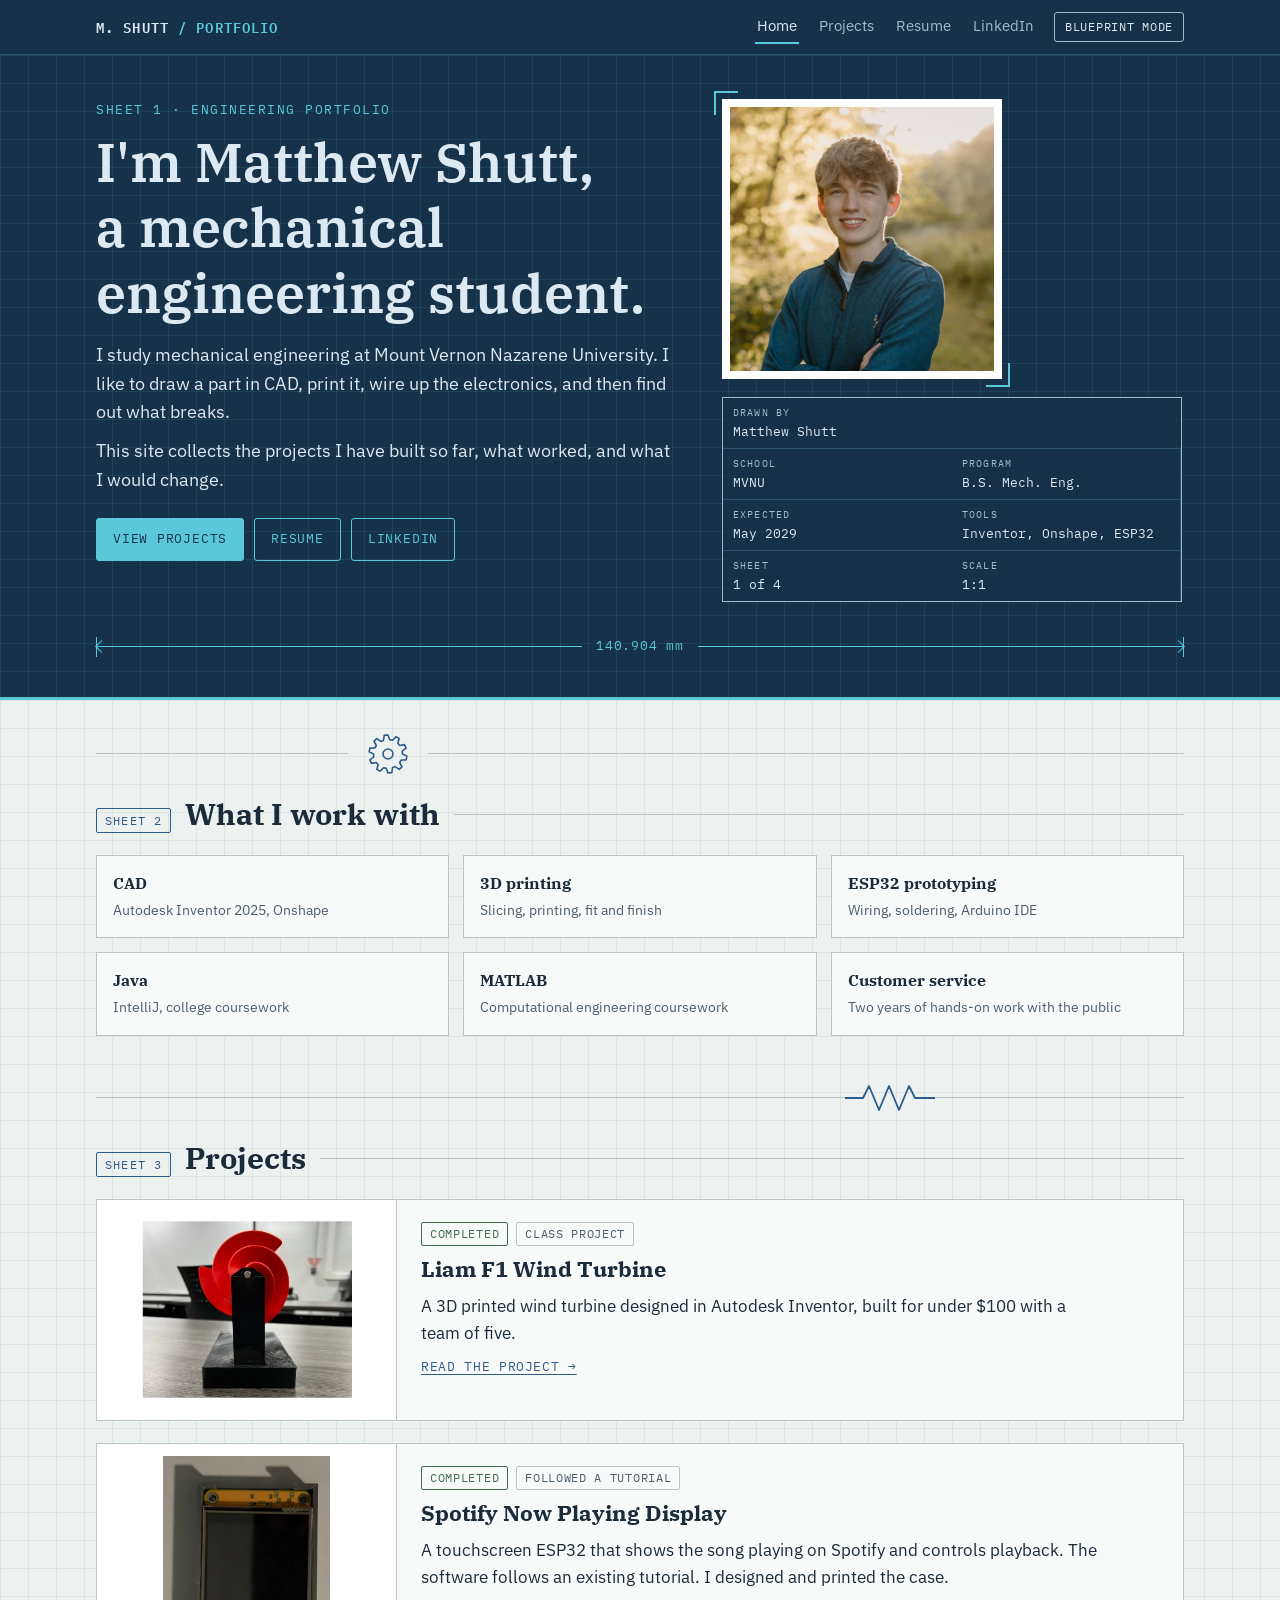
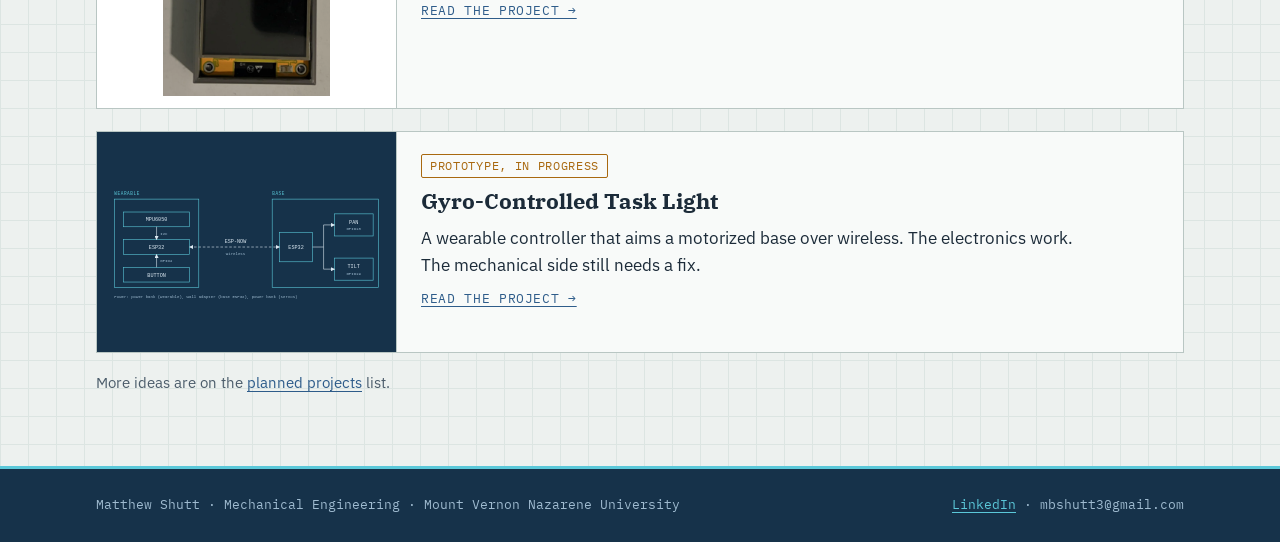
<file: index.html>
<!doctype html>
<html lang="en">
<head>
<meta charset="utf-8">
<meta name="viewport" content="width=device-width, initial-scale=1, viewport-fit=cover">
<meta name="claude:viewport-fit-sides" content="cover">
<meta name="description" content="Engineering portfolio of Matthew Shutt, a mechanical engineering student at Mount Vernon Nazarene University.">
<title>Matthew Shutt Portfolio</title>
<link rel="preconnect" href="https://fonts.googleapis.com">
<link rel="preconnect" href="https://fonts.gstatic.com" crossorigin>
<link href="https://fonts.googleapis.com/css2?family=IBM+Plex+Mono:wght@400;500;600&family=IBM+Plex+Sans:wght@400;500;600&family=IBM+Plex+Serif:wght@500;600&display=swap" rel="stylesheet">
<link rel="stylesheet" href="assets/style.css">
</head>
<body>
<header class="site-header"><div class="wrap">
<a class="brand" href="index.html">M. Shutt<span> / Portfolio</span></a>
<nav class="nav" aria-label="Main">
<a href="index.html" aria-current="page">Home</a><a href="projects.html">Projects</a><a href="resume.html">Resume</a><a href="https://www.linkedin.com/in/matthew-shutt-2bb694420" target="_blank" rel="noopener">LinkedIn</a>
<button class="theme-btn" id="theme-btn" type="button">Blueprint mode</button>
</nav></div></header>
<main>
<div class="band"><div class="wrap">
<div class="hero-grid">
<div>
<div class="eyebrow">Sheet 1 &middot; Engineering portfolio</div>
<h1>I'm Matthew Shutt, a mechanical engineering student.</h1>
<p class="lede">I study mechanical engineering at Mount Vernon Nazarene University. I like to draw a part in CAD, print it, wire up the electronics, and then find out what breaks.</p>
<p class="lede">This site collects the projects I have built so far, what worked, and what I would change.</p>
<div class="btn-row"><a class="btn solid" href="projects.html">View projects</a><a class="btn" href="resume.html">Resume</a><a class="btn" href="https://www.linkedin.com/in/matthew-shutt-2bb694420" target="_blank" rel="noopener">LinkedIn</a></div>
</div>
<div class="hero-side">
<div class="headshot"><img src="assets/img/headshot.jpg" alt="Portrait of Matthew Shutt" width="700" height="700"></div>
<div class="titleblock" aria-label="Title block">
<div class="wide"><small>Drawn by</small>Matthew Shutt</div>
<div><small>School</small>MVNU</div><div><small>Program</small>B.S. Mech. Eng.</div>
<div><small>Expected</small>May 2029</div><div><small>Tools</small>Inventor, Onshape, ESP32</div>
<div><small>Sheet</small>1 of 4</div><div><small>Scale</small>1:1</div>
</div></div></div>
<div class="dim" aria-hidden="true"><i></i><span>140.904 mm</span><i></i></div>
</div></div>
<div class="wrap rule-wrap"><div class="rule" aria-hidden="true"><i style="flex:1"></i><svg viewBox="0 0 44 40" width="44" height="40" style="margin:0 18px"><g transform="translate(-6,-4)"><path d="M42.5,24.0 L46.9,26.1 L46.1,29.9 L41.2,30.0 L39.7,32.5 L42.0,36.8 L39.2,39.4 L35.1,36.6 L32.5,37.8 L31.8,42.6 L28.0,43.0 L26.4,38.4 L23.5,37.8 L20.1,41.3 L16.8,39.4 L18.2,34.7 L16.3,32.5 L11.5,33.4 L9.9,29.9 L13.8,26.9 L13.5,24.0 L9.1,21.9 L9.9,18.1 L14.8,18.0 L16.3,15.5 L14.0,11.2 L16.8,8.6 L20.9,11.4 L23.5,10.2 L24.2,5.4 L28.0,5.0 L29.6,9.6 L32.5,10.2 L35.9,6.7 L39.2,8.6 L37.8,13.3 L39.7,15.5 L44.5,14.6 L46.1,18.1 L42.2,21.1 Z" fill="none" stroke="currentColor" stroke-width="1.6" stroke-linejoin="round"/><circle cx="28" cy="24" r="5" fill="none" stroke="currentColor" stroke-width="1.6"/></g></svg><i style="flex:3"></i></div></div>
<section><div class="wrap"><div class="sec-head"><span class="sheet">SHEET 2</span><h2>What I work with</h2></div><div class="skills"><div class="skill"><b>CAD</b><span>Autodesk Inventor 2025, Onshape</span></div><div class="skill"><b>3D printing</b><span>Slicing, printing, fit and finish</span></div><div class="skill"><b>ESP32 prototyping</b><span>Wiring, soldering, Arduino IDE</span></div><div class="skill"><b>Java</b><span>IntelliJ, college coursework</span></div><div class="skill"><b>MATLAB</b><span>Computational engineering coursework</span></div><div class="skill"><b>Customer service</b><span>Two years of hands-on work with the public</span></div></div></div></section>
<div class="wrap rule-wrap"><div class="rule" aria-hidden="true"><i style="flex:3"></i><svg viewBox="0 0 90 40" width="90" height="40"><g stroke="currentColor" fill="none" stroke-width="1.8" stroke-linecap="round" stroke-linejoin="round"><path d="M0 20 H18 L24 8 L34 32 L44 8 L54 32 L64 8 L70 20 H90"/></g></svg><i style="flex:1"></i></div></div>
<section><div class="wrap"><div class="sec-head"><span class="sheet">SHEET 3</span><h2>Projects</h2></div><div class="cards">
<article class="card"><div class="thumb"><img src="assets/img/liam-front.webp" alt="Front view of the red spiral turbine blade on its black base" width="210" height="177" style="width:210px"></div>
<div class="body"><div class="tags"><span class="tag done">Completed</span><span class="tag">Class project</span></div>
<h3><a href="liam-f1-turbine.html">Liam F1 Wind Turbine</a></h3>
<p>A 3D printed wind turbine designed in Autodesk Inventor, built for under $100 with a team of five.</p>
<a class="more" href="liam-f1-turbine.html">Read the project &rarr;</a></div></article>
<article class="card"><div class="thumb"><img src="assets/img/spotify-case.webp" alt="ESP32 touchscreen sitting in a 3D printed gray case" width="900" height="1295" style="max-height:240px"></div>
<div class="body"><div class="tags"><span class="tag done">Completed</span><span class="tag">Followed a tutorial</span></div>
<h3><a href="spotify-display.html">Spotify Now Playing Display</a></h3>
<p>A touchscreen ESP32 that shows the song playing on Spotify and controls playback. The software follows an existing tutorial. I designed and printed the case.</p>
<a class="more" href="spotify-display.html">Read the project &rarr;</a></div></article>
<article class="card"><div class="thumb dark"><img src="assets/img/gyro-schematic.svg" alt="Block diagram: wearable controller, wireless link, and a base with pan and tilt servos" width="760" height="350" style="max-height:none;width:100%"></div>
<div class="body"><div class="tags"><span class="tag wip">Prototype, in progress</span></div>
<h3><a href="gyro-light.html">Gyro-Controlled Task Light</a></h3>
<p>A wearable controller that aims a motorized base over wireless. The electronics work. The mechanical side still needs a fix.</p>
<a class="more" href="gyro-light.html">Read the project &rarr;</a></div></article>
</div><p class="small muted" style="margin-top:18px">More ideas are on the <a href="projects.html#planned">planned projects</a> list.</p></div></section>
<div style="height:8px"></div></main>
<footer><div class="wrap"><span>Matthew Shutt &middot; Mechanical Engineering &middot; Mount Vernon Nazarene University</span>
<span><a href="https://www.linkedin.com/in/matthew-shutt-2bb694420" target="_blank" rel="noopener">LinkedIn</a> &middot; mbshutt3@gmail.com</span></div></footer>
<script>// Theme toggle: follows the device setting until the visitor picks one.
(function () {
  var root = document.documentElement;
  var btn = document.getElementById('theme-btn');
  function saved() { try { return localStorage.getItem('theme'); } catch (e) { return null; } }
  function save(v) { try { localStorage.setItem('theme', v); } catch (e) {} }
  function isDark() {
    var t = root.getAttribute('data-theme');
    if (t) return t === 'dark';
    return window.matchMedia && window.matchMedia('(prefers-color-scheme: dark)').matches;
  }
  function label() { if (btn) btn.textContent = isDark() ? 'Light mode' : 'Blueprint mode'; }
  var s = saved();
  if (s === 'dark' || s === 'light') root.setAttribute('data-theme', s);
  label();
  if (btn) btn.addEventListener('click', function () {
    var next = isDark() ? 'light' : 'dark';
    root.setAttribute('data-theme', next);
    save(next);
    label();
  });
})();
</script>
</body>
</html>
</file>
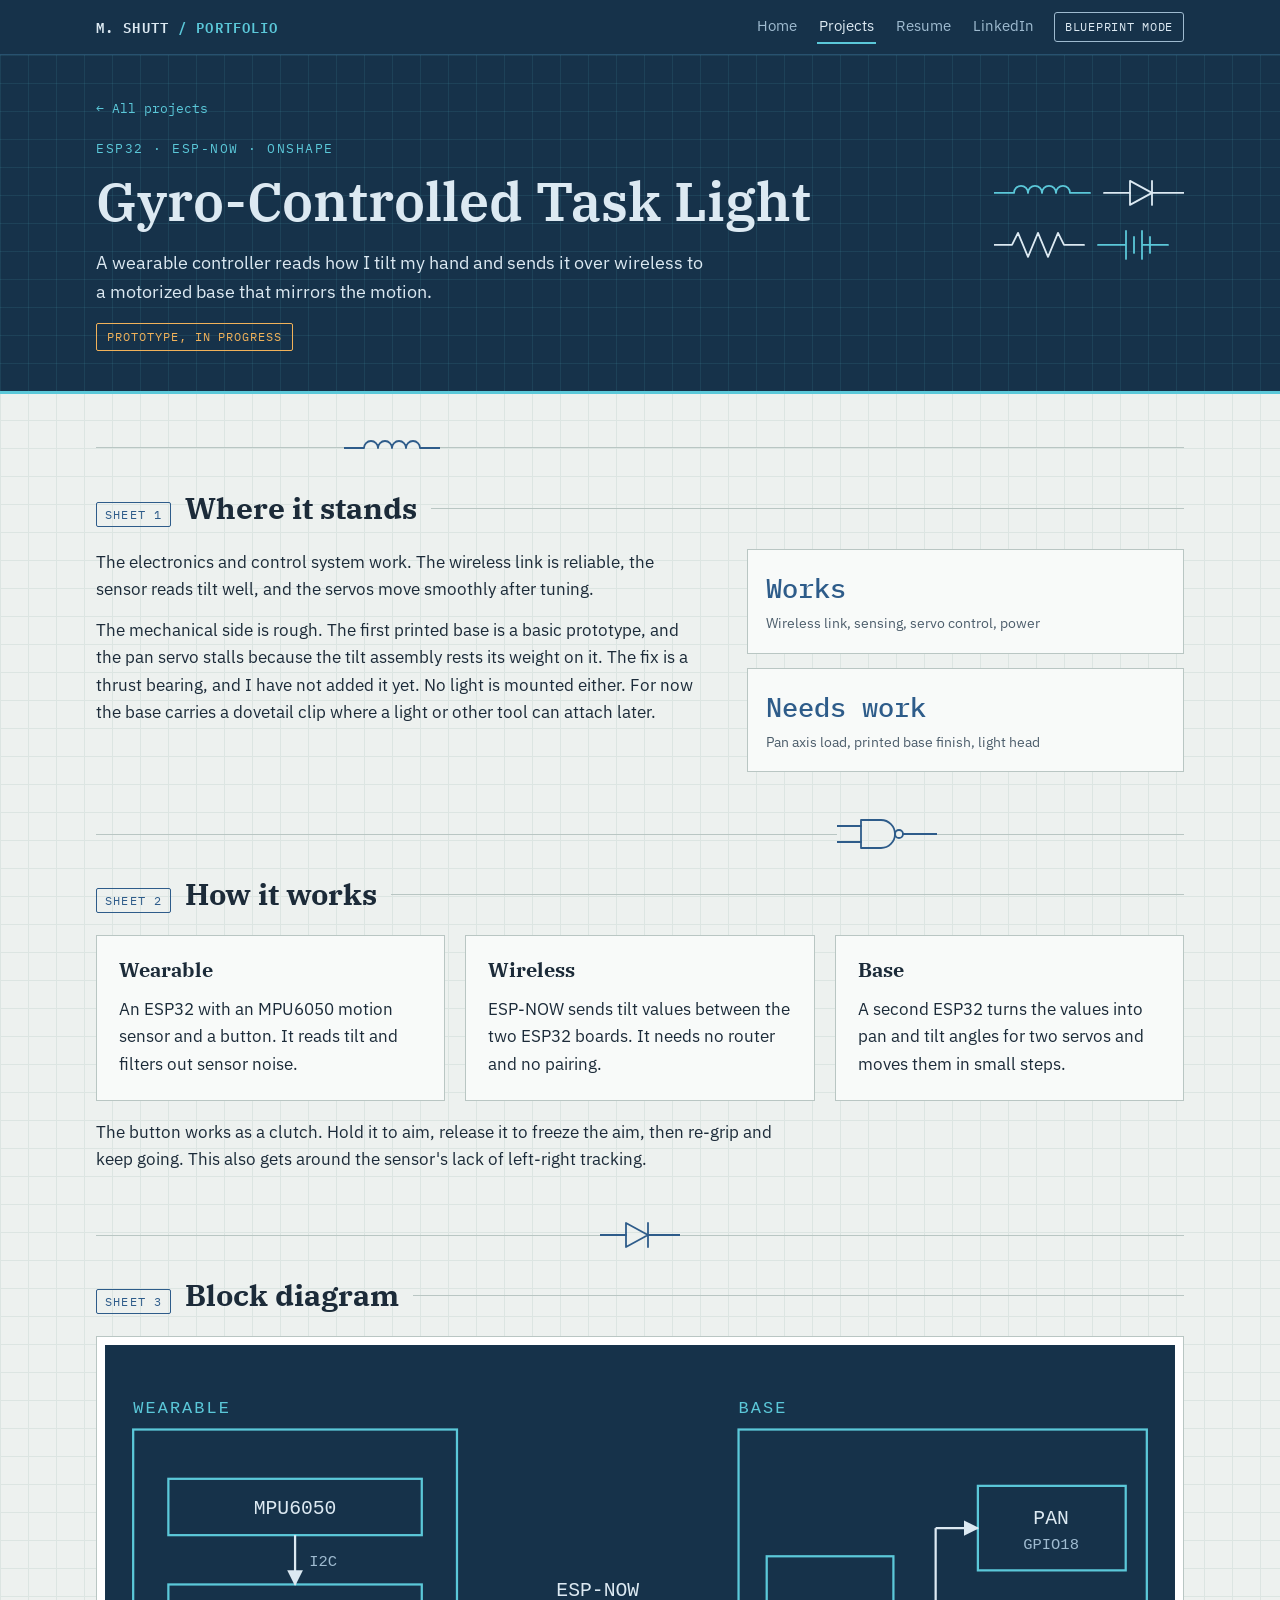
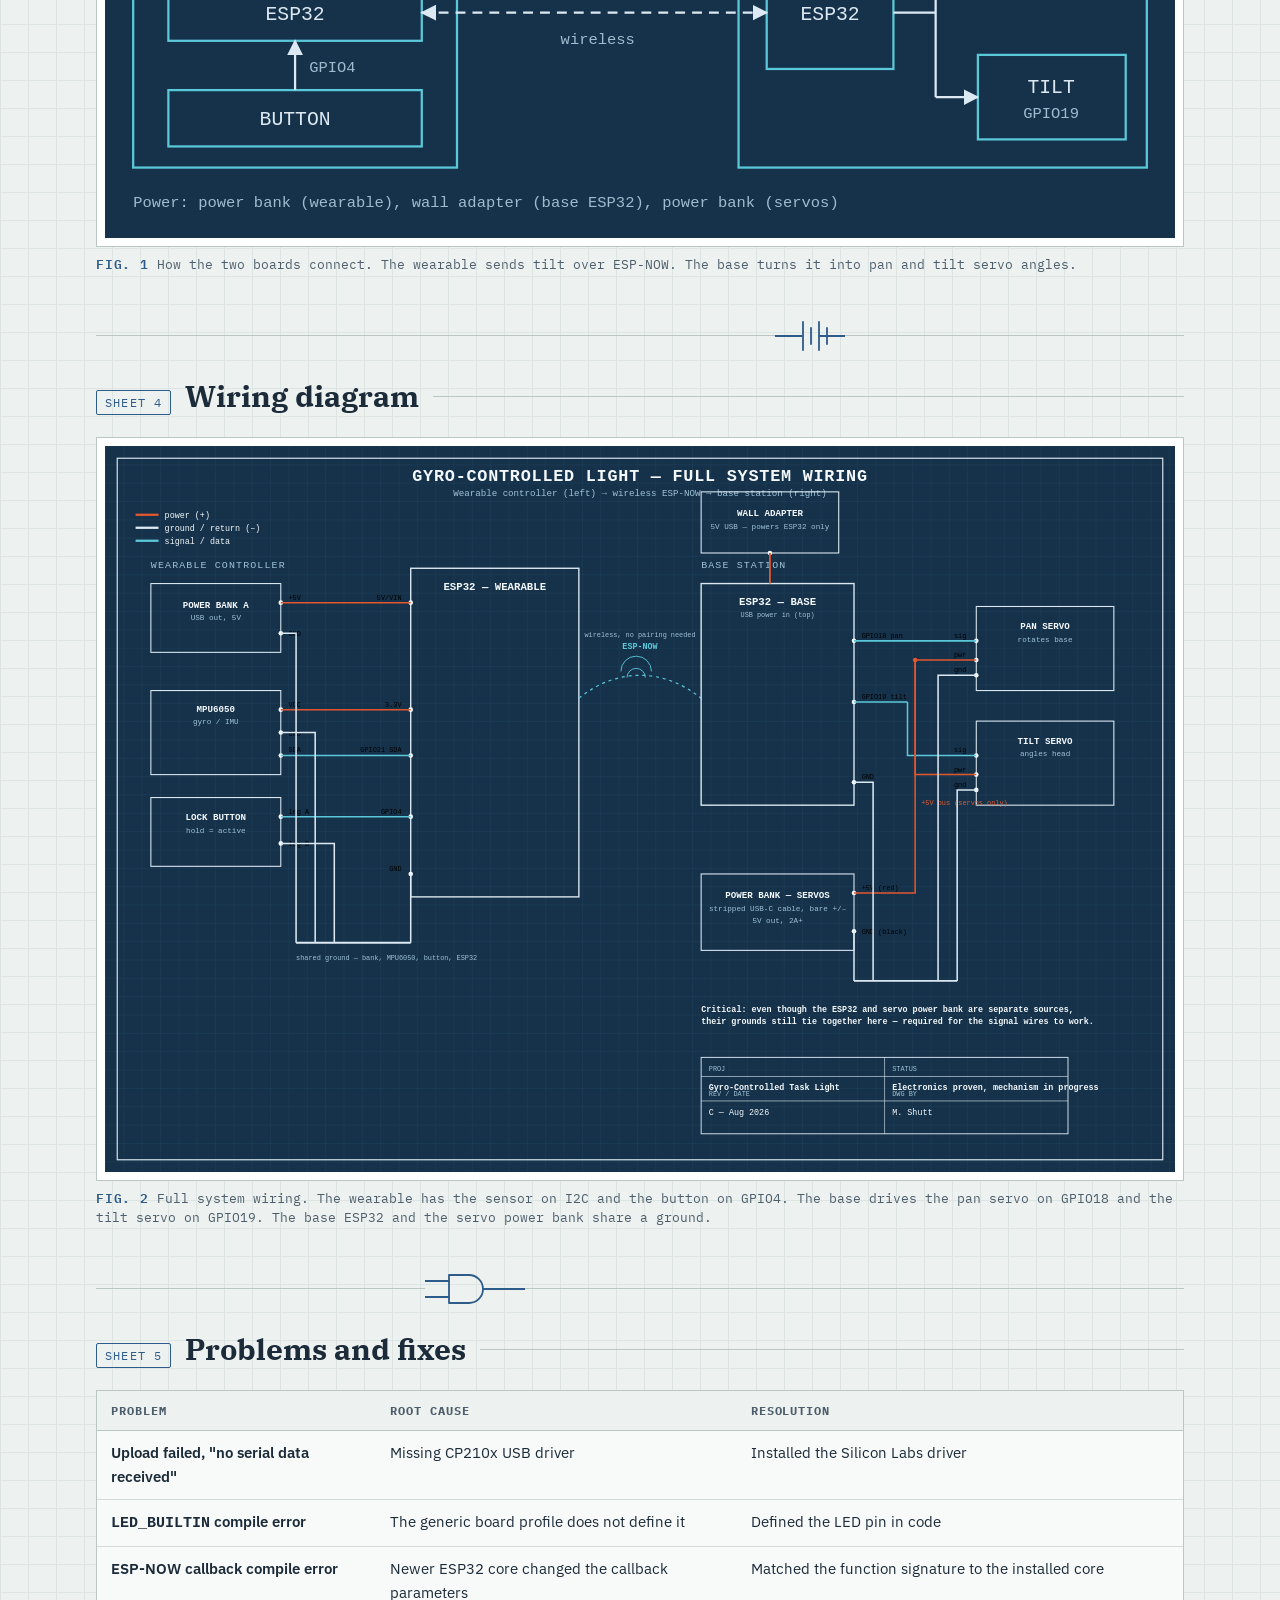
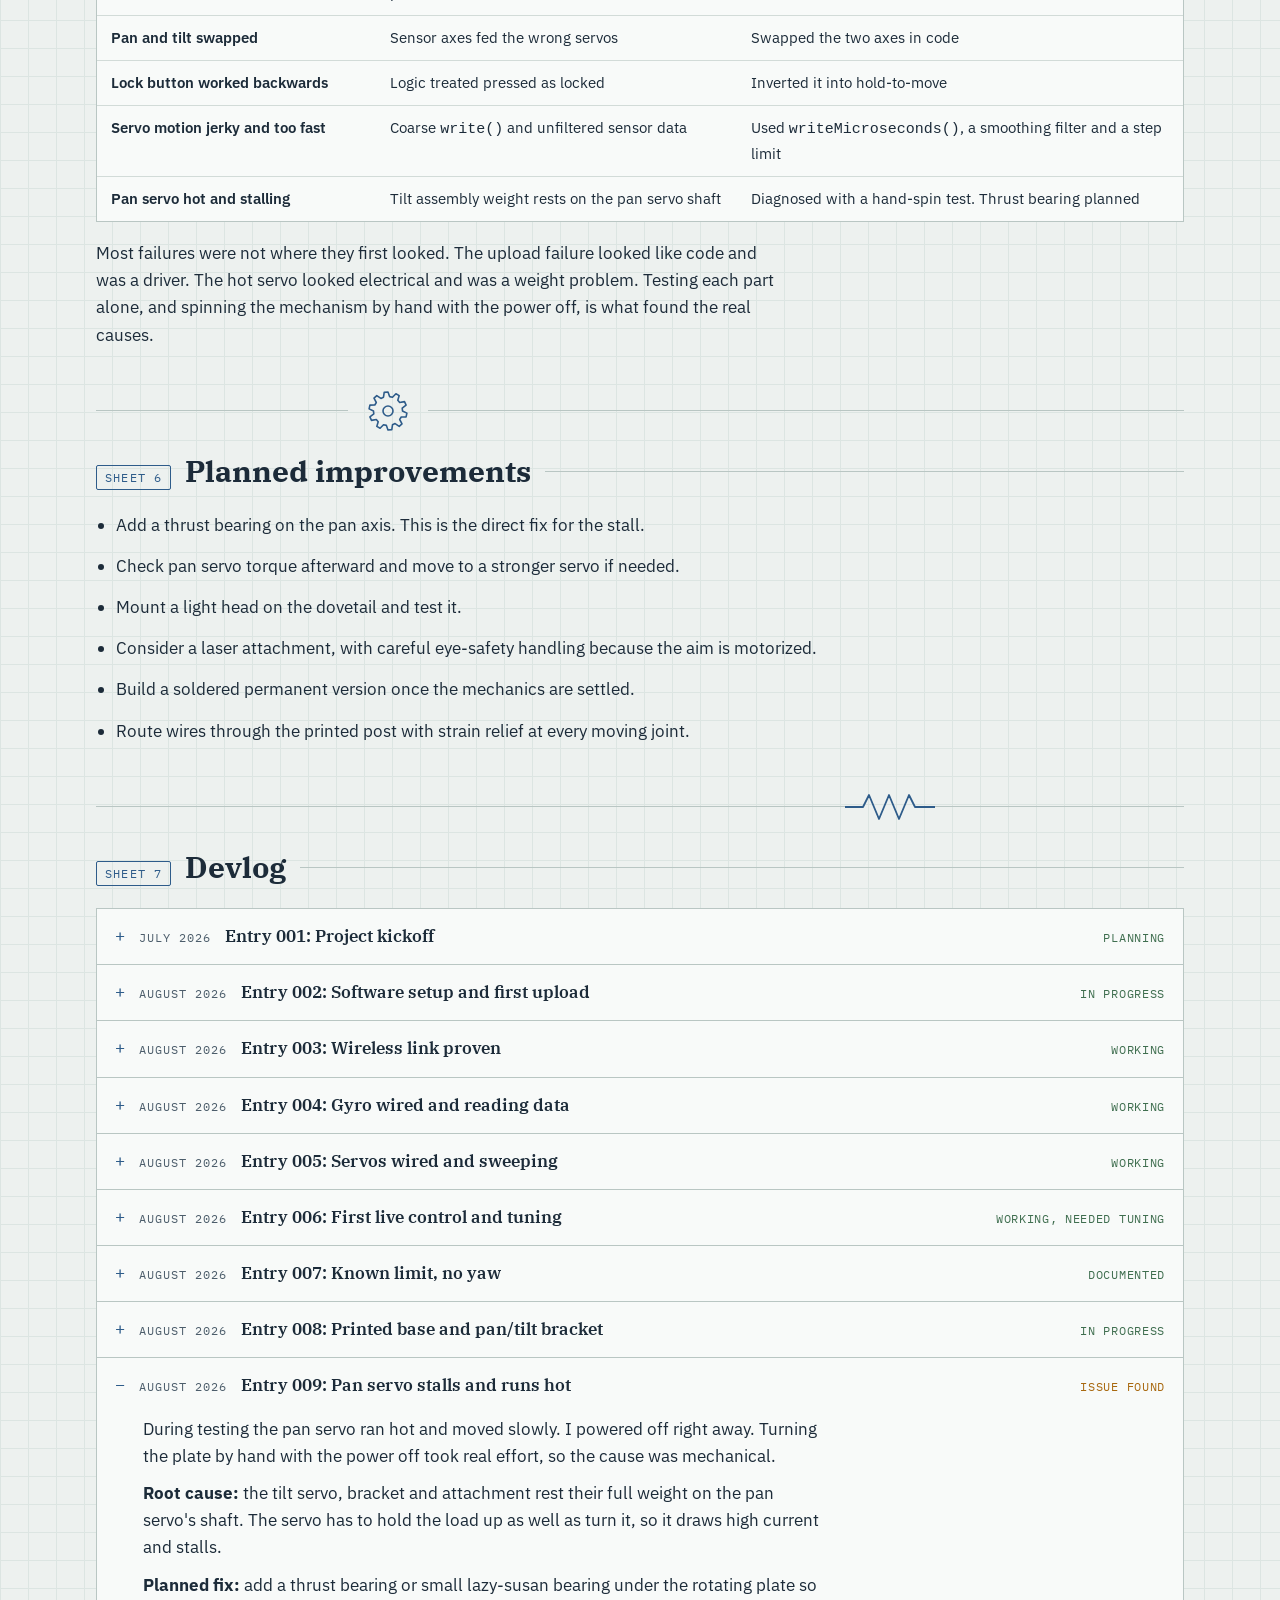
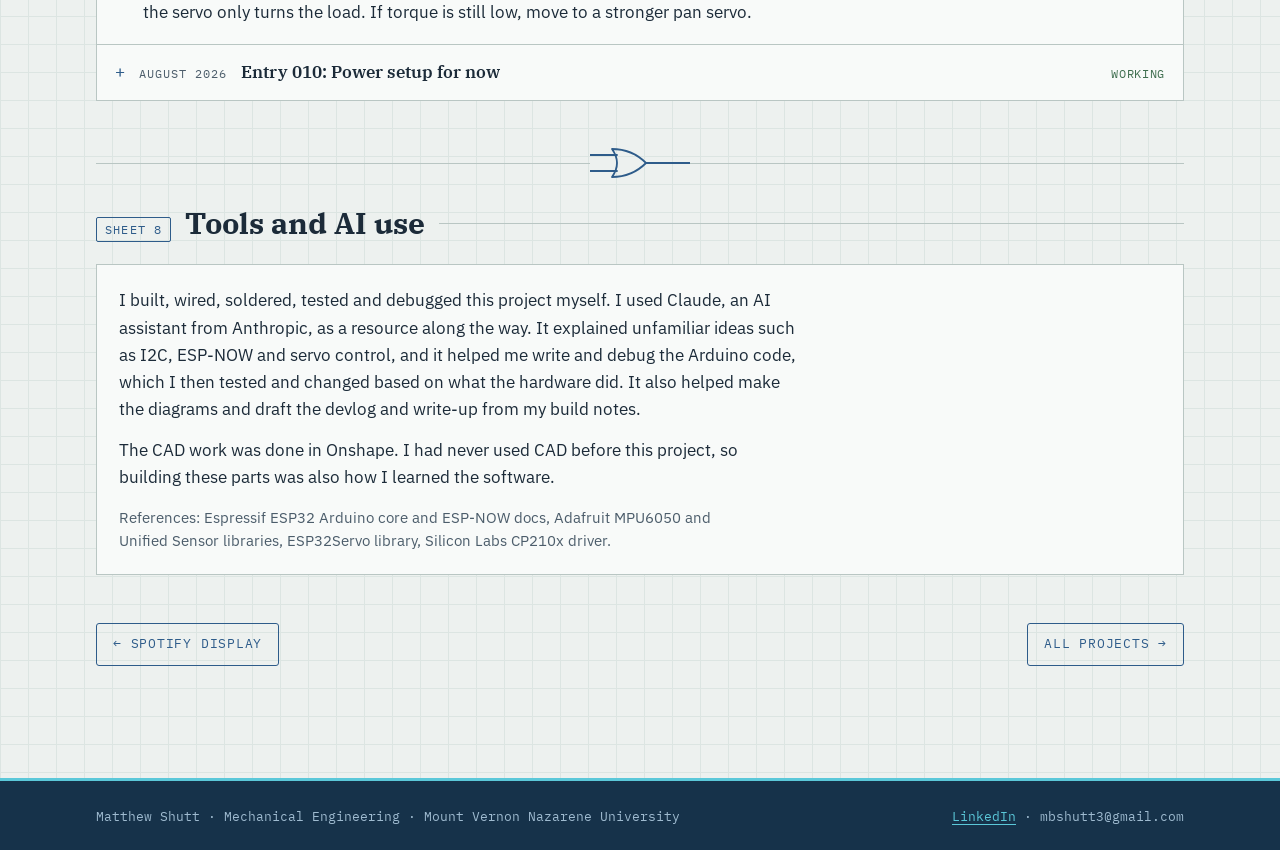
<file: gyro-light.html>
<!doctype html>
<html lang="en">
<head>
<meta charset="utf-8">
<meta name="viewport" content="width=device-width, initial-scale=1, viewport-fit=cover">
<meta name="claude:viewport-fit-sides" content="cover">
<meta name="description" content="A wearable gyro controller that wirelessly aims a motorized pan and tilt base. A working prototype with a known mechanical problem.">
<title>Gyro Task Light | Matthew Shutt</title>
<link rel="preconnect" href="https://fonts.googleapis.com">
<link rel="preconnect" href="https://fonts.gstatic.com" crossorigin>
<link href="https://fonts.googleapis.com/css2?family=IBM+Plex+Mono:wght@400;500;600&family=IBM+Plex+Sans:wght@400;500;600&family=IBM+Plex+Serif:wght@500;600&display=swap" rel="stylesheet">
<link rel="stylesheet" href="assets/style.css">
</head>
<body>
<header class="site-header"><div class="wrap">
<a class="brand" href="index.html">M. Shutt<span> / Portfolio</span></a>
<nav class="nav" aria-label="Main">
<a href="index.html">Home</a><a href="projects.html" aria-current="page">Projects</a><a href="resume.html">Resume</a><a href="https://www.linkedin.com/in/matthew-shutt-2bb694420" target="_blank" rel="noopener">LinkedIn</a>
<button class="theme-btn" id="theme-btn" type="button">Blueprint mode</button>
</nav></div></header>
<main>
<div class="band"><div class="wrap"><div class="band-deco" aria-hidden="true"><svg viewBox="0 0 190 92" width="190" height="92"><g transform="translate(0,0)"><g stroke="#5BC8D9" fill="none" stroke-width="1.8" stroke-linecap="round" stroke-linejoin="round"><path d="M0 20 H20 a7 7 0 0 1 14 0 a7 7 0 0 1 14 0 a7 7 0 0 1 14 0 a7 7 0 0 1 14 0 H96"/></g></g><g transform="translate(110,0)"><g stroke="#DCE9F2" fill="none" stroke-width="1.8" stroke-linecap="round" stroke-linejoin="round"><path d="M0 20 H26 M48 20 H80 M48 8 V32"/><path d="M26 8 V32 L48 20 Z"/></g></g><g transform="translate(0,52)"><g stroke="#DCE9F2" fill="none" stroke-width="1.8" stroke-linecap="round" stroke-linejoin="round"><path d="M0 20 H18 L24 8 L34 32 L44 8 L54 32 L64 8 L70 20 H90"/></g></g><g transform="translate(104,52)"><g stroke="#5BC8D9" fill="none" stroke-width="1.8" stroke-linecap="round" stroke-linejoin="round"><path d="M0 20 H28 M52 20 H70 M28 6 V34 M36 12 V28 M44 6 V34 M52 12 V28 M44 20 H52"/></g></g></svg></div>
<div class="crumb"><a href="projects.html">&larr; All projects</a></div>
<div class="eyebrow">ESP32 &middot; ESP-NOW &middot; Onshape</div>
<h1>Gyro-Controlled Task Light</h1>
<p class="lede">A wearable controller reads how I tilt my hand and sends it over wireless to a motorized base that mirrors the motion.</p>
<p style="margin-top:16px"><span class="status">Prototype, in progress</span></p>
</div></div>
<div class="wrap rule-wrap"><div class="rule" aria-hidden="true"><i style="flex:1"></i><svg viewBox="0 0 96 40" width="96" height="40"><g stroke="currentColor" fill="none" stroke-width="1.8" stroke-linecap="round" stroke-linejoin="round"><path d="M0 20 H20 a7 7 0 0 1 14 0 a7 7 0 0 1 14 0 a7 7 0 0 1 14 0 a7 7 0 0 1 14 0 H96"/></g></svg><i style="flex:3"></i></div></div>
<section><div class="wrap"><div class="sec-head"><span class="sheet">SHEET 1</span><h2>Where it stands</h2></div><div class="two-col"><div class="stack"><p>The electronics and control system work. The wireless link is reliable, the sensor reads tilt well, and the servos move smoothly after tuning.</p>
<p>The mechanical side is rough. The first printed base is a basic prototype, and the pan servo stalls because the tilt assembly rests its weight on it. The fix is a thrust bearing, and I have not added it yet. No light is mounted either. For now the base carries a dovetail clip where a light or other tool can attach later.</p></div>
<div class="stats" style="grid-template-columns:repeat(1,minmax(0,1fr))"><div class="stat"><b>Works</b><span>Wireless link, sensing, servo control, power</span></div><div class="stat"><b>Needs work</b><span>Pan axis load, printed base finish, light head</span></div></div></div></div></section>
<div class="wrap rule-wrap"><div class="rule" aria-hidden="true"><i style="flex:3"></i><svg viewBox="0 0 100 40" width="100" height="40"><g stroke="currentColor" fill="none" stroke-width="1.8" stroke-linecap="round" stroke-linejoin="round"><path d="M0 12 H24 M0 28 H24 M66 20 H100"/><path d="M24 6 H44 A14 14 0 0 1 44 34 H24 Z"/><circle cx="62" cy="20" r="4"/></g></svg><i style="flex:1"></i></div></div>
<section><div class="wrap"><div class="sec-head"><span class="sheet">SHEET 2</span><h2>How it works</h2></div><div class="grid-3"><div class="panel stack"><h3>Wearable</h3><p>An ESP32 with an MPU6050 motion sensor and a button. It reads tilt and filters out sensor noise.</p></div>
<div class="panel stack"><h3>Wireless</h3><p>ESP-NOW sends tilt values between the two ESP32 boards. It needs no router and no pairing.</p></div>
<div class="panel stack"><h3>Base</h3><p>A second ESP32 turns the values into pan and tilt angles for two servos and moves them in small steps.</p></div></div>
<p style="margin-top:18px">The button works as a clutch. Hold it to aim, release it to freeze the aim, then re-grip and keep going. This also gets around the sensor's lack of left-right tracking.</p></div></section>
<div class="wrap rule-wrap"><div class="rule" aria-hidden="true"><i style="flex:1"></i><svg viewBox="0 0 80 40" width="80" height="40"><g stroke="currentColor" fill="none" stroke-width="1.8" stroke-linecap="round" stroke-linejoin="round"><path d="M0 20 H26 M48 20 H80 M48 8 V32"/><path d="M26 8 V32 L48 20 Z"/></g></svg><i style="flex:1"></i></div></div>
<section><div class="wrap"><div class="sec-head"><span class="sheet">SHEET 3</span><h2>Block diagram</h2></div><figure><div class="diagram"><img src="assets/img/gyro-schematic.svg" alt="Block diagram of the wearable controller, the wireless link and the base station" width="760" height="350"></div>
<figcaption><b>FIG. 1</b> How the two boards connect. The wearable sends tilt over ESP-NOW. The base turns it into pan and tilt servo angles.</figcaption></figure></div></section>
<div class="wrap rule-wrap"><div class="rule" aria-hidden="true"><i style="flex:2"></i><svg viewBox="0 0 70 40" width="70" height="40"><g stroke="currentColor" fill="none" stroke-width="1.8" stroke-linecap="round" stroke-linejoin="round"><path d="M0 20 H28 M52 20 H70 M28 6 V34 M36 12 V28 M44 6 V34 M52 12 V28 M44 20 H52"/></g></svg><i style="flex:1"></i></div></div>
<section><div class="wrap"><div class="sec-head"><span class="sheet">SHEET 4</span><h2>Wiring diagram</h2></div><figure><div class="diagram"><img src="assets/img/wiring.svg" alt="Wiring diagram of the wearable controller and the base station" width="1400" height="950"></div>
<figcaption><b>FIG. 2</b> Full system wiring. The wearable has the sensor on I2C and the button on GPIO4. The base drives the pan servo on GPIO18 and the tilt servo on GPIO19. The base ESP32 and the servo power bank share a ground.</figcaption></figure></div></section>
<div class="wrap rule-wrap"><div class="rule" aria-hidden="true"><i style="flex:1"></i><svg viewBox="0 0 100 40" width="100" height="40"><g stroke="currentColor" fill="none" stroke-width="1.8" stroke-linecap="round" stroke-linejoin="round"><path d="M0 12 H24 M0 28 H24 M58 20 H100"/><path d="M24 6 H44 A14 14 0 0 1 44 34 H24 Z"/></g></svg><i style="flex:2"></i></div></div>
<section><div class="wrap"><div class="sec-head"><span class="sheet">SHEET 5</span><h2>Problems and fixes</h2></div><div class="scroll"><table class="problems"><thead><tr><th>Problem</th><th>Root cause</th><th>Resolution</th></tr></thead><tbody><tr><td>Upload failed, "no serial data received"</td><td>Missing CP210x USB driver</td><td>Installed the Silicon Labs driver</td></tr><tr><td><code>LED_BUILTIN</code> compile error</td><td>The generic board profile does not define it</td><td>Defined the LED pin in code</td></tr><tr><td>ESP-NOW callback compile error</td><td>Newer ESP32 core changed the callback parameters</td><td>Matched the function signature to the installed core</td></tr><tr><td>Pan and tilt swapped</td><td>Sensor axes fed the wrong servos</td><td>Swapped the two axes in code</td></tr><tr><td>Lock button worked backwards</td><td>Logic treated pressed as locked</td><td>Inverted it into hold-to-move</td></tr><tr><td>Servo motion jerky and too fast</td><td>Coarse <code>write()</code> and unfiltered sensor data</td><td>Used <code>writeMicroseconds()</code>, a smoothing filter and a step limit</td></tr><tr><td>Pan servo hot and stalling</td><td>Tilt assembly weight rests on the pan servo shaft</td><td>Diagnosed with a hand-spin test. Thrust bearing planned</td></tr></tbody></table></div>
<p style="margin-top:18px">Most failures were not where they first looked. The upload failure looked like code and was a driver. The hot servo looked electrical and was a weight problem. Testing each part alone, and spinning the mechanism by hand with the power off, is what found the real causes.</p></div></section>
<div class="wrap rule-wrap"><div class="rule" aria-hidden="true"><i style="flex:1"></i><svg viewBox="0 0 44 40" width="44" height="40" style="margin:0 18px"><g transform="translate(-6,-4)"><path d="M42.5,24.0 L46.9,26.1 L46.1,29.9 L41.2,30.0 L39.7,32.5 L42.0,36.8 L39.2,39.4 L35.1,36.6 L32.5,37.8 L31.8,42.6 L28.0,43.0 L26.4,38.4 L23.5,37.8 L20.1,41.3 L16.8,39.4 L18.2,34.7 L16.3,32.5 L11.5,33.4 L9.9,29.9 L13.8,26.9 L13.5,24.0 L9.1,21.9 L9.9,18.1 L14.8,18.0 L16.3,15.5 L14.0,11.2 L16.8,8.6 L20.9,11.4 L23.5,10.2 L24.2,5.4 L28.0,5.0 L29.6,9.6 L32.5,10.2 L35.9,6.7 L39.2,8.6 L37.8,13.3 L39.7,15.5 L44.5,14.6 L46.1,18.1 L42.2,21.1 Z" fill="none" stroke="currentColor" stroke-width="1.6" stroke-linejoin="round"/><circle cx="28" cy="24" r="5" fill="none" stroke="currentColor" stroke-width="1.6"/></g></svg><i style="flex:3"></i></div></div>
<section><div class="wrap"><div class="sec-head"><span class="sheet">SHEET 6</span><h2>Planned improvements</h2></div><ul class="stack-lg" style="gap:8px;display:grid"><li>Add a thrust bearing on the pan axis. This is the direct fix for the stall.</li><li>Check pan servo torque afterward and move to a stronger servo if needed.</li><li>Mount a light head on the dovetail and test it.</li><li>Consider a laser attachment, with careful eye-safety handling because the aim is motorized.</li><li>Build a soldered permanent version once the mechanics are settled.</li><li>Route wires through the printed post with strain relief at every moving joint.</li></ul></div></section>
<div class="wrap rule-wrap"><div class="rule" aria-hidden="true"><i style="flex:3"></i><svg viewBox="0 0 90 40" width="90" height="40"><g stroke="currentColor" fill="none" stroke-width="1.8" stroke-linecap="round" stroke-linejoin="round"><path d="M0 20 H18 L24 8 L34 32 L44 8 L54 32 L64 8 L70 20 H90"/></g></svg><i style="flex:1"></i></div></div>
<section><div class="wrap"><div class="sec-head"><span class="sheet">SHEET 7</span><h2>Devlog</h2></div><div><details><summary><span class="when">July 2026</span><span class="t">Entry 001: Project kickoff</span><span class="st">Planning</span></summary><div class="entry"><p>Scoped a two-axis motorized base, a gyro-based wearable controller, a swappable mount and a lock function that freezes the current angle. Compared servos with steppers and chose hobby servos for simplicity. Chose ESP-NOW for the wireless link because it needs no router or pairing and is built into the ESP32.</p><p><b>Parts ordered:</b> 2 ESP32 boards, an MPU6050 motion sensor, 2 MG90S metal-gear servos, a breadboard and jumper kit, push buttons and power banks.</p></div></details><details><summary><span class="when">August 2026</span><span class="t">Entry 002: Software setup and first upload</span><span class="st">In progress</span></summary><div class="entry"><p>Installed the Arduino IDE and ESP32 board support. The board would not show up as a COM port, and uploads failed with "No serial data received." I ruled out the BOOT button trick, swapped cables (some were charge-only) and finally found the cause in Device Manager. The board sat under "Other devices" as an unrecognized CP2102 USB bridge. Installing the Silicon Labs CP210x driver fixed it, and Blink then ran on both boards.</p><p><b>Lesson:</b> driver problems look like code or wiring problems. Check Device Manager first.</p></div></details><details><summary><span class="when">August 2026</span><span class="t">Entry 003: Wireless link proven</span><span class="st">Working</span></summary><div class="entry"><p>Wrote a minimal sender and receiver. One board sends a counter and the other prints it. I had to find each board's MAC address and put it in the sender. A newer ESP32 core changed the callback signature, which caused one compile error. With both Serial Monitors side by side, the numbers matched in real time. This proved the wireless link before any sensors or motors were involved.</p></div></details><details><summary><span class="when">August 2026</span><span class="t">Entry 004: Gyro wired and reading data</span><span class="st">Working</span></summary><div class="entry"><p>Soldered header pins onto the MPU6050 and wired its four lines (VCC, GND, SDA, SCL) to the wearable ESP32. A test sketch showed values changing as I tilted the sensor. I also wired the lock button on its own pin and tested it by itself first.</p></div></details><details><summary><span class="when">August 2026</span><span class="t">Entry 005: Servos wired and sweeping</span><span class="st">Working</span></summary><div class="entry"><p>Wired both servos to the base ESP32 with signal on two pins and power and ground on shared rails. A sweep test from 0 to 90 to 180 degrees ran smoothly before I connected anything else.</p></div></details><details><summary><span class="when">August 2026</span><span class="t">Entry 006: First live control and tuning</span><span class="st">Working, needed tuning</span></summary><div class="entry"><p>Combined the sensor, wireless link and servos. Tilting the sensor moved the servos on the first try. Testing then turned up three problems:</p><ul><li>Pan and tilt were swapped, so I corrected which sensor axis drives which servo.</li><li>The lock button worked backwards. I changed it so holding the button moves the light and releasing it freezes the aim, like lifting a mouse to reposition it.</li><li>Motion was too fast and jerky. I switched to <code>writeMicroseconds()</code> for finer control, added a smoothing filter on the sensor data and capped how far the servo can move per update.</li></ul></div></details><details><summary><span class="when">August 2026</span><span class="t">Entry 007: Known limit, no yaw</span><span class="st">Documented</span></summary><div class="entry"><p>The MPU6050 has no magnetometer. It senses tilt well but cannot sense left-right spin, and its yaw estimate drifts. I did not add hardware. The hold-to-move button covers it, because I can move, release, reposition and move again.</p></div></details><details><summary><span class="when">August 2026</span><span class="t">Entry 008: Printed base and pan/tilt bracket</span><span class="st">In progress</span></summary><div class="entry"><p>Designed the first base and the pan/tilt bracket in Onshape, then sliced and printed them. Onshape was new to me, and this project was how I learned it. I added a dovetail mount to the bracket so different tools, such as a light, can be swapped on later. No light is mounted yet.</p></div></details><details open><summary><span class="when">August 2026</span><span class="t">Entry 009: Pan servo stalls and runs hot</span><span class="st warn">Issue found</span></summary><div class="entry"><p>During testing the pan servo ran hot and moved slowly. I powered off right away. Turning the plate by hand with the power off took real effort, so the cause was mechanical.</p><p><b>Root cause:</b> the tilt servo, bracket and attachment rest their full weight on the pan servo's shaft. The servo has to hold the load up as well as turn it, so it draws high current and stalls.</p><p><b>Planned fix:</b> add a thrust bearing or small lazy-susan bearing under the rotating plate so the servo only turns the load. If torque is still low, move to a stronger pan servo.</p></div></details><details><summary><span class="when">August 2026</span><span class="t">Entry 010: Power setup for now</span><span class="st">Working</span></summary><div class="entry"><ul><li>Wearable controller: a small power bank into the ESP32 USB port.</li><li>Base ESP32: wall adapter into its USB port.</li><li>Servos: a second power bank through a stripped USB-C cable wired to the 5 V and ground rails.</li></ul><p>The base ESP32 and the servos run from different supplies, so their grounds must be tied together for the signal wires to work.</p></div></details></div></div></section>
<div class="wrap rule-wrap"><div class="rule" aria-hidden="true"><i style="flex:1"></i><svg viewBox="0 0 100 40" width="100" height="40"><g stroke="currentColor" fill="none" stroke-width="1.8" stroke-linecap="round" stroke-linejoin="round"><path d="M0 12 H27 M0 28 H27 M56 20 H100"/><path d="M22 6 Q42 6 56 20 Q42 34 22 34 Q32 20 22 6 Z"/></g></svg><i style="flex:1"></i></div></div>
<section><div class="wrap"><div class="sec-head"><span class="sheet">SHEET 8</span><h2>Tools and AI use</h2></div><div class="panel stack"><p>I built, wired, soldered, tested and debugged this project myself. I used Claude, an AI assistant from Anthropic, as a resource along the way. It explained unfamiliar ideas such as I2C, ESP-NOW and servo control, and it helped me write and debug the Arduino code, which I then tested and changed based on what the hardware did. It also helped make the diagrams and draft the devlog and write-up from my build notes.</p>
<p>The CAD work was done in Onshape. I had never used CAD before this project, so building these parts was also how I learned the software.</p>
<p class="small muted">References: Espressif ESP32 Arduino core and ESP-NOW docs, Adafruit MPU6050 and Unified Sensor libraries, ESP32Servo library, Silicon Labs CP210x driver.</p></div></div></section>
<div class="wrap next"><a class="btn dark" href="spotify-display.html">&larr; Spotify display</a><a class="btn dark" href="projects.html">All projects &rarr;</a></div></main>
<footer><div class="wrap"><span>Matthew Shutt &middot; Mechanical Engineering &middot; Mount Vernon Nazarene University</span>
<span><a href="https://www.linkedin.com/in/matthew-shutt-2bb694420" target="_blank" rel="noopener">LinkedIn</a> &middot; mbshutt3@gmail.com</span></div></footer>
<script>// Theme toggle: follows the device setting until the visitor picks one.
(function () {
  var root = document.documentElement;
  var btn = document.getElementById('theme-btn');
  function saved() { try { return localStorage.getItem('theme'); } catch (e) { return null; } }
  function save(v) { try { localStorage.setItem('theme', v); } catch (e) {} }
  function isDark() {
    var t = root.getAttribute('data-theme');
    if (t) return t === 'dark';
    return window.matchMedia && window.matchMedia('(prefers-color-scheme: dark)').matches;
  }
  function label() { if (btn) btn.textContent = isDark() ? 'Light mode' : 'Blueprint mode'; }
  var s = saved();
  if (s === 'dark' || s === 'light') root.setAttribute('data-theme', s);
  label();
  if (btn) btn.addEventListener('click', function () {
    var next = isDark() ? 'light' : 'dark';
    root.setAttribute('data-theme', next);
    save(next);
    label();
  });
})();
</script>
</body>
</html>
</file>
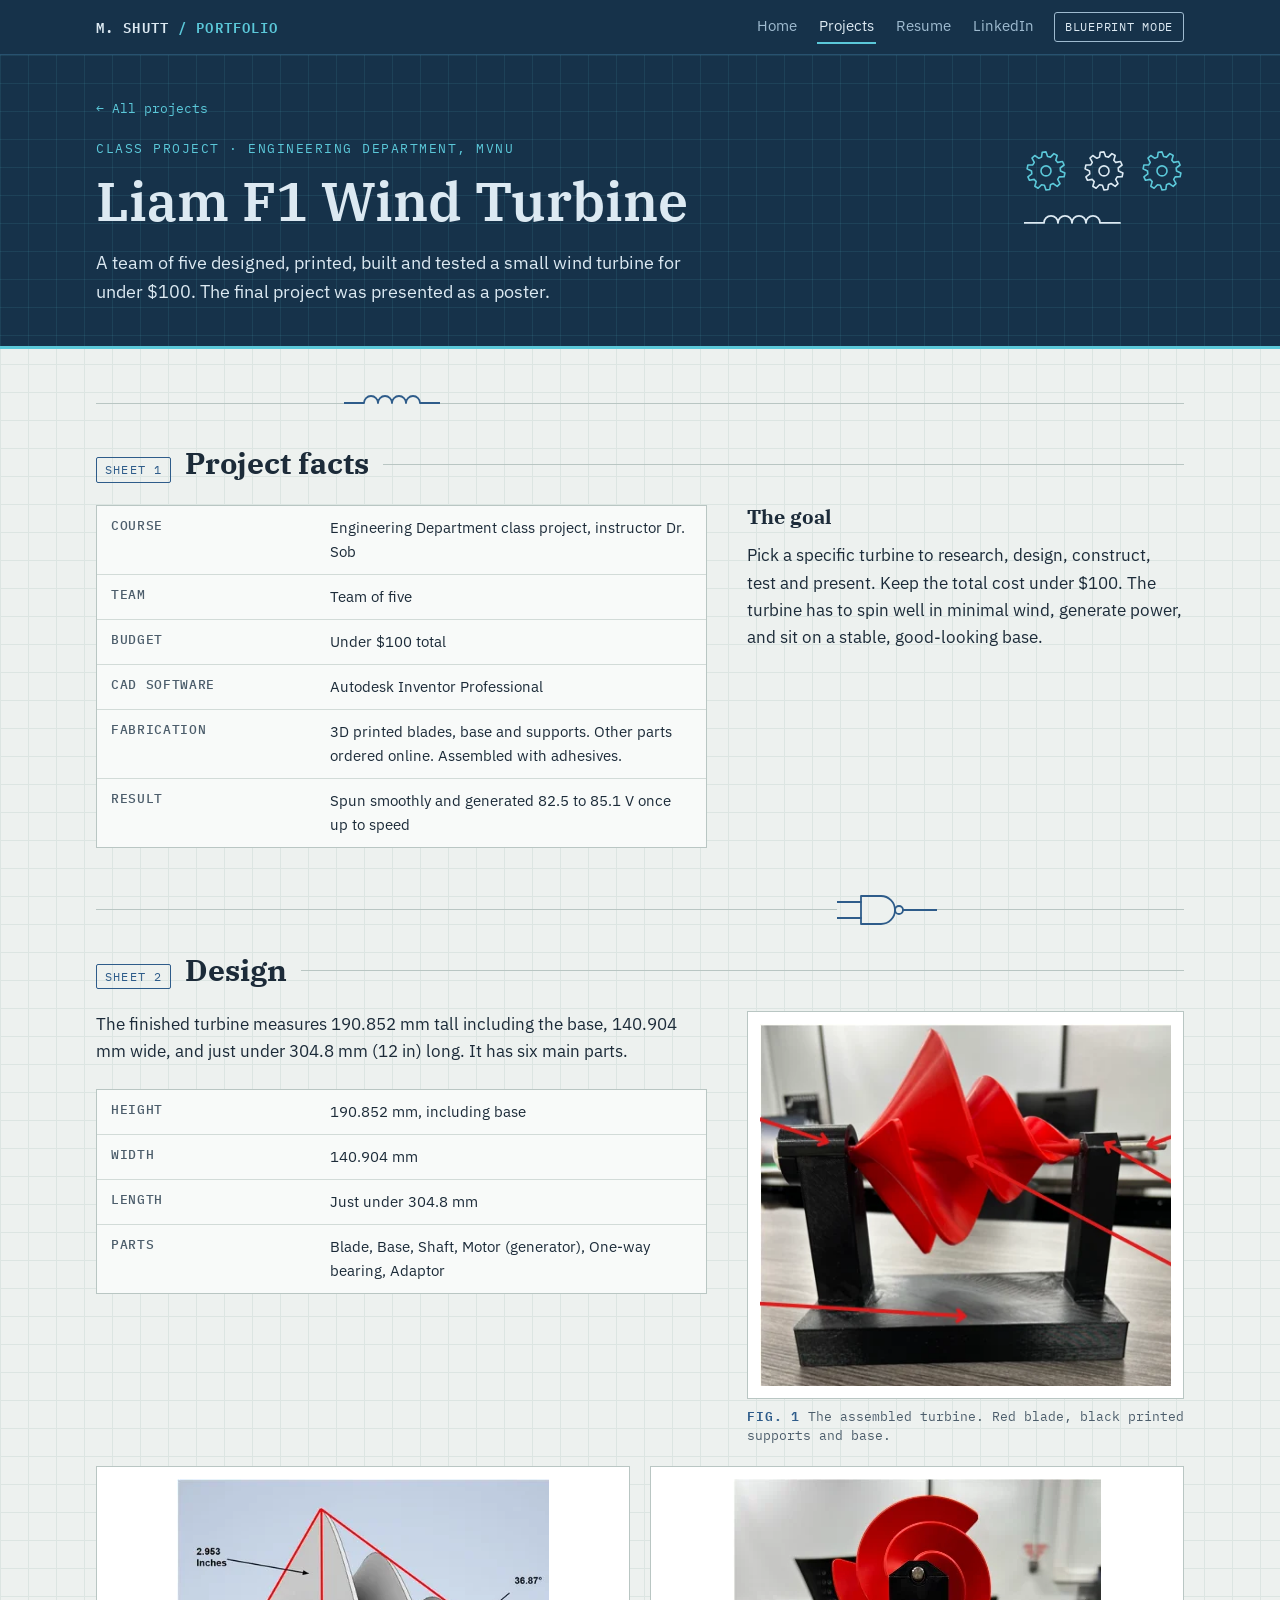
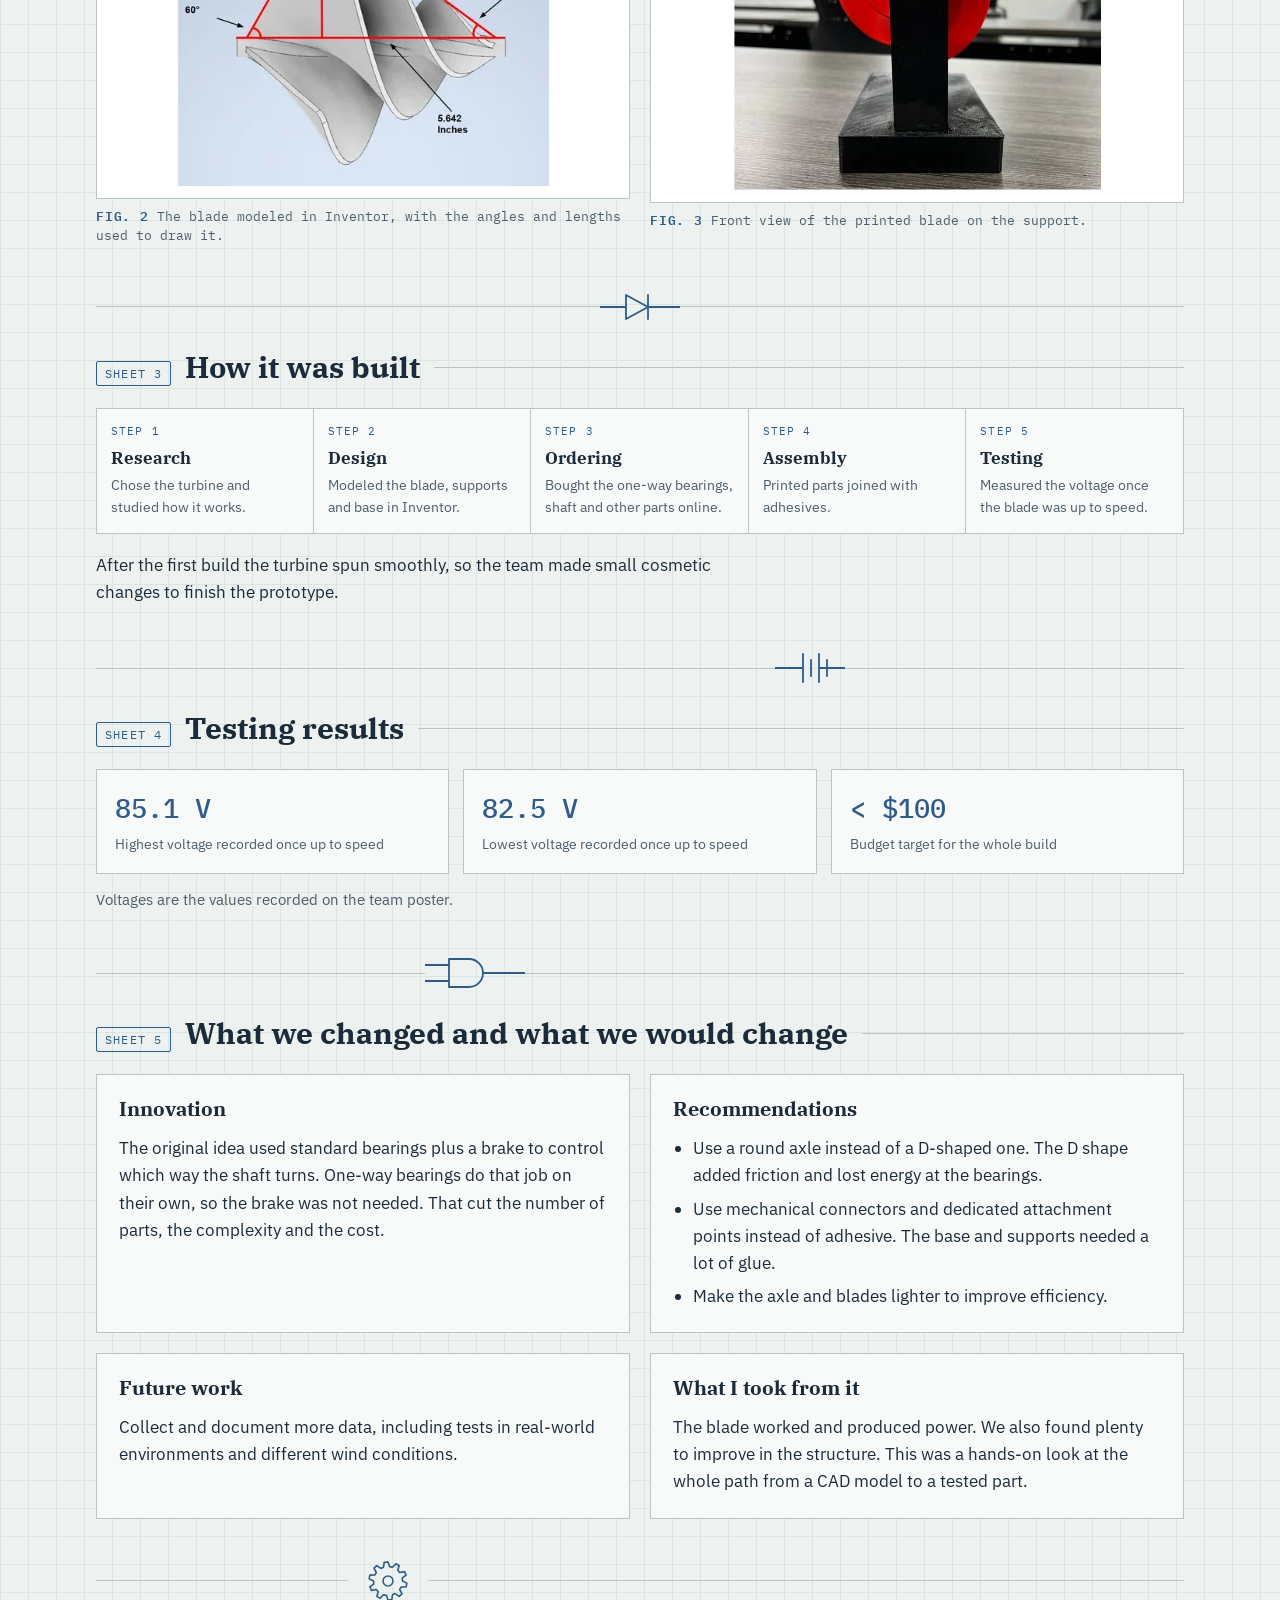
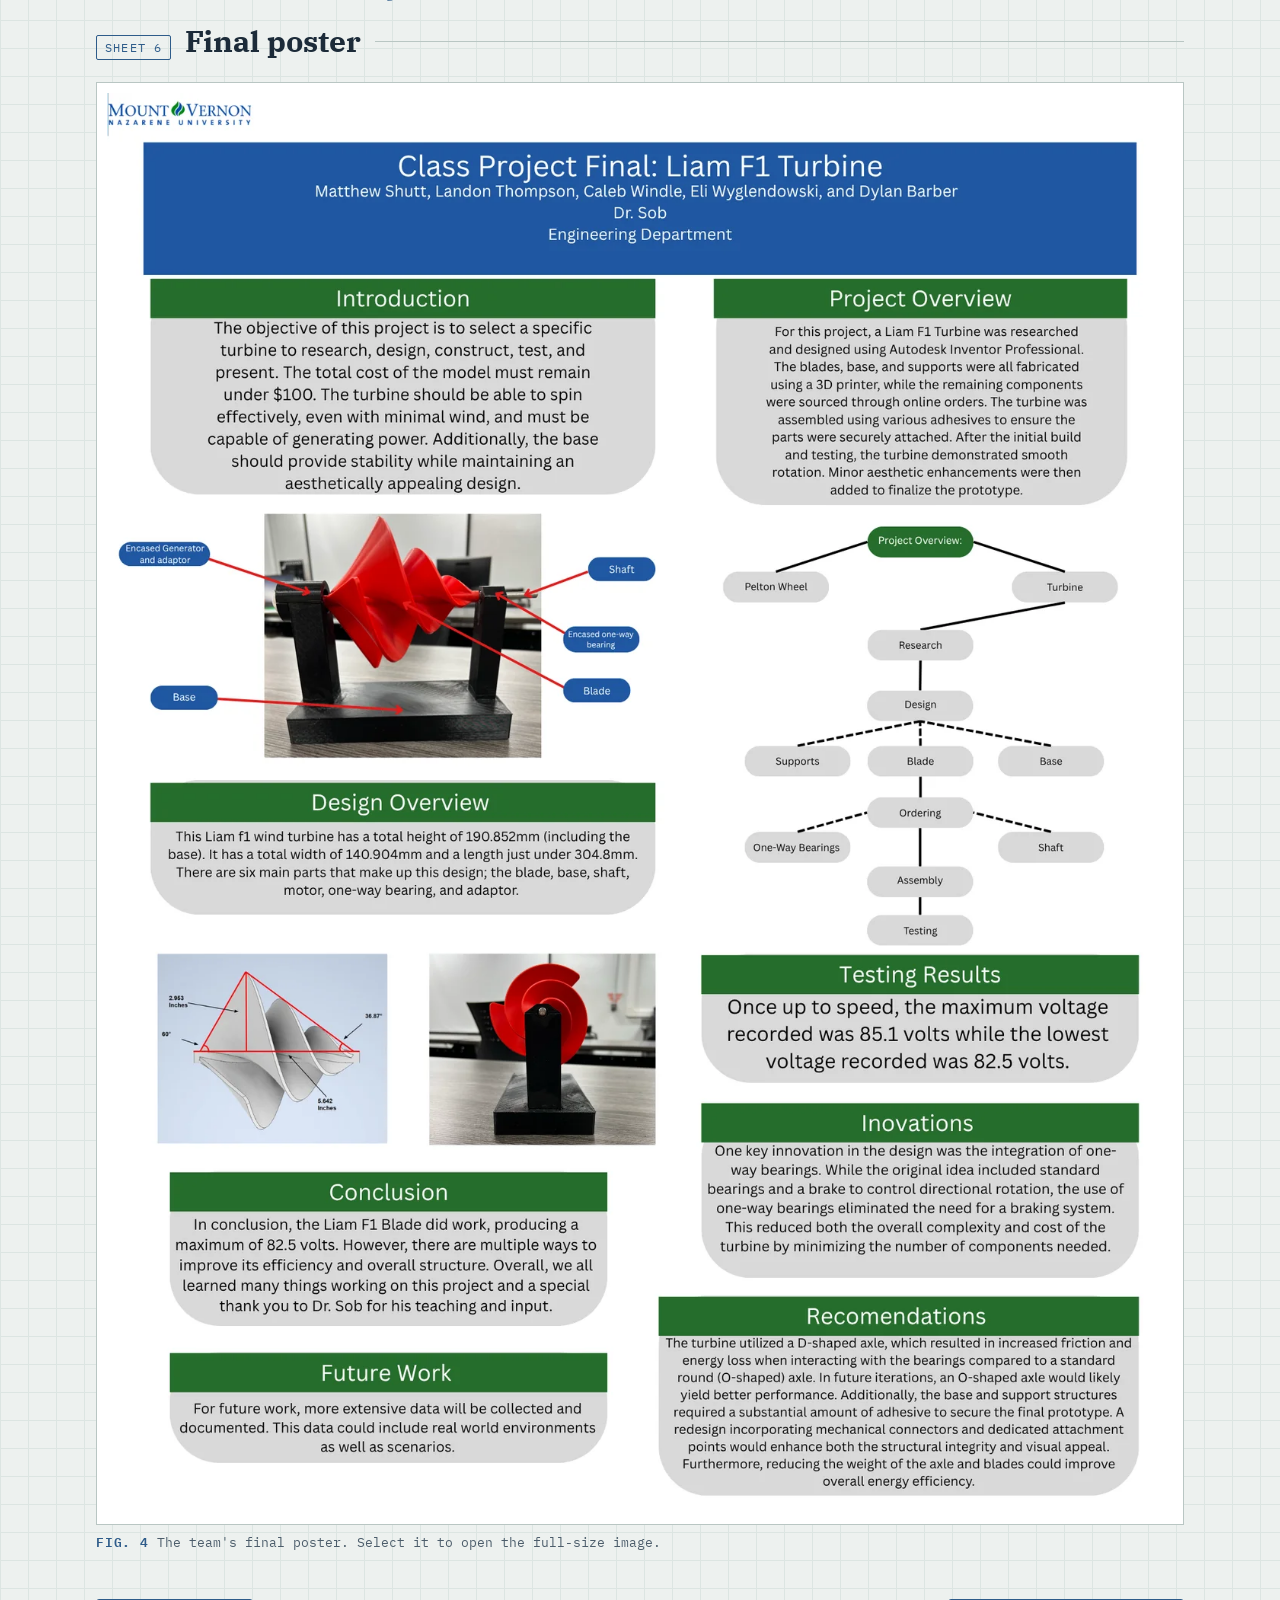
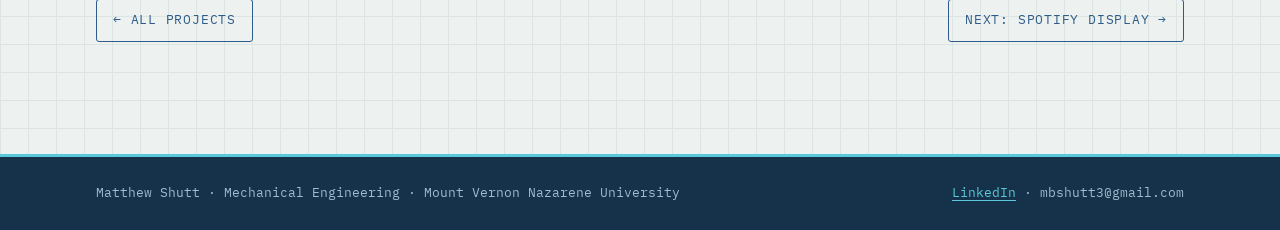
<file: liam-f1-turbine.html>
<!doctype html>
<html lang="en">
<head>
<meta charset="utf-8">
<meta name="viewport" content="width=device-width, initial-scale=1, viewport-fit=cover">
<meta name="claude:viewport-fit-sides" content="cover">
<meta name="description" content="A 3D printed Liam F1 wind turbine designed in Autodesk Inventor for a college engineering class project.">
<title>Liam F1 Turbine | Matthew Shutt</title>
<link rel="preconnect" href="https://fonts.googleapis.com">
<link rel="preconnect" href="https://fonts.gstatic.com" crossorigin>
<link href="https://fonts.googleapis.com/css2?family=IBM+Plex+Mono:wght@400;500;600&family=IBM+Plex+Sans:wght@400;500;600&family=IBM+Plex+Serif:wght@500;600&display=swap" rel="stylesheet">
<link rel="stylesheet" href="assets/style.css">
</head>
<body>
<header class="site-header"><div class="wrap">
<a class="brand" href="index.html">M. Shutt<span> / Portfolio</span></a>
<nav class="nav" aria-label="Main">
<a href="index.html">Home</a><a href="projects.html" aria-current="page">Projects</a><a href="resume.html">Resume</a><a href="https://www.linkedin.com/in/matthew-shutt-2bb694420" target="_blank" rel="noopener">LinkedIn</a>
<button class="theme-btn" id="theme-btn" type="button">Blueprint mode</button>
</nav></div></header>
<main>
<div class="band"><div class="wrap"><div class="band-deco" aria-hidden="true"><svg viewBox="0 0 160 92" width="160" height="92"><g transform="translate(0,0)"><g transform="translate(-6,-4)"><path d="M42.5,24.0 L46.9,26.1 L46.1,29.9 L41.2,30.0 L39.7,32.5 L42.0,36.8 L39.2,39.4 L35.1,36.6 L32.5,37.8 L31.8,42.6 L28.0,43.0 L26.4,38.4 L23.5,37.8 L20.1,41.3 L16.8,39.4 L18.2,34.7 L16.3,32.5 L11.5,33.4 L9.9,29.9 L13.8,26.9 L13.5,24.0 L9.1,21.9 L9.9,18.1 L14.8,18.0 L16.3,15.5 L14.0,11.2 L16.8,8.6 L20.9,11.4 L23.5,10.2 L24.2,5.4 L28.0,5.0 L29.6,9.6 L32.5,10.2 L35.9,6.7 L39.2,8.6 L37.8,13.3 L39.7,15.5 L44.5,14.6 L46.1,18.1 L42.2,21.1 Z" fill="none" stroke="#5BC8D9" stroke-width="1.6" stroke-linejoin="round"/><circle cx="28" cy="24" r="5" fill="none" stroke="#5BC8D9" stroke-width="1.6"/></g></g><g transform="translate(58,0)"><g transform="translate(-6,-4)"><path d="M42.5,24.0 L46.9,26.1 L46.1,29.9 L41.2,30.0 L39.7,32.5 L42.0,36.8 L39.2,39.4 L35.1,36.6 L32.5,37.8 L31.8,42.6 L28.0,43.0 L26.4,38.4 L23.5,37.8 L20.1,41.3 L16.8,39.4 L18.2,34.7 L16.3,32.5 L11.5,33.4 L9.9,29.9 L13.8,26.9 L13.5,24.0 L9.1,21.9 L9.9,18.1 L14.8,18.0 L16.3,15.5 L14.0,11.2 L16.8,8.6 L20.9,11.4 L23.5,10.2 L24.2,5.4 L28.0,5.0 L29.6,9.6 L32.5,10.2 L35.9,6.7 L39.2,8.6 L37.8,13.3 L39.7,15.5 L44.5,14.6 L46.1,18.1 L42.2,21.1 Z" fill="none" stroke="#DCE9F2" stroke-width="1.6" stroke-linejoin="round"/><circle cx="28" cy="24" r="5" fill="none" stroke="#DCE9F2" stroke-width="1.6"/></g></g><g transform="translate(116,0)"><g transform="translate(-6,-4)"><path d="M42.5,24.0 L46.9,26.1 L46.1,29.9 L41.2,30.0 L39.7,32.5 L42.0,36.8 L39.2,39.4 L35.1,36.6 L32.5,37.8 L31.8,42.6 L28.0,43.0 L26.4,38.4 L23.5,37.8 L20.1,41.3 L16.8,39.4 L18.2,34.7 L16.3,32.5 L11.5,33.4 L9.9,29.9 L13.8,26.9 L13.5,24.0 L9.1,21.9 L9.9,18.1 L14.8,18.0 L16.3,15.5 L14.0,11.2 L16.8,8.6 L20.9,11.4 L23.5,10.2 L24.2,5.4 L28.0,5.0 L29.6,9.6 L32.5,10.2 L35.9,6.7 L39.2,8.6 L37.8,13.3 L39.7,15.5 L44.5,14.6 L46.1,18.1 L42.2,21.1 Z" fill="none" stroke="#5BC8D9" stroke-width="1.6" stroke-linejoin="round"/><circle cx="28" cy="24" r="5" fill="none" stroke="#5BC8D9" stroke-width="1.6"/></g></g><g transform="translate(0,52)"><g stroke="#DCE9F2" fill="none" stroke-width="1.8" stroke-linecap="round" stroke-linejoin="round"><path d="M0 20 H20 a7 7 0 0 1 14 0 a7 7 0 0 1 14 0 a7 7 0 0 1 14 0 a7 7 0 0 1 14 0 H96"/></g></g></svg></div>
<div class="crumb"><a href="projects.html">&larr; All projects</a></div>
<div class="eyebrow">Class project &middot; Engineering Department, MVNU</div>
<h1>Liam F1 Wind Turbine</h1>
<p class="lede">A team of five designed, printed, built and tested a small wind turbine for under $100. The final project was presented as a poster.</p>
</div></div>
<div class="wrap rule-wrap"><div class="rule" aria-hidden="true"><i style="flex:1"></i><svg viewBox="0 0 96 40" width="96" height="40"><g stroke="currentColor" fill="none" stroke-width="1.8" stroke-linecap="round" stroke-linejoin="round"><path d="M0 20 H20 a7 7 0 0 1 14 0 a7 7 0 0 1 14 0 a7 7 0 0 1 14 0 a7 7 0 0 1 14 0 H96"/></g></svg><i style="flex:3"></i></div></div>
<section><div class="wrap"><div class="sec-head"><span class="sheet">SHEET 1</span><h2>Project facts</h2></div><div class="two-col">
<div class="scroll"><table class="spec"><tbody>
<tr><td>Course</td><td>Engineering Department class project, instructor Dr. Sob</td></tr>
<tr><td>Team</td><td>Team of five</td></tr>
<tr><td>Budget</td><td>Under $100 total</td></tr>
<tr><td>CAD software</td><td>Autodesk Inventor Professional</td></tr>
<tr><td>Fabrication</td><td>3D printed blades, base and supports. Other parts ordered online. Assembled with adhesives.</td></tr>
<tr><td>Result</td><td>Spun smoothly and generated 82.5 to 85.1 V once up to speed</td></tr></tbody></table></div>
<div class="stack"><h3>The goal</h3>
<p>Pick a specific turbine to research, design, construct, test and present. Keep the total cost under $100. The turbine has to spin well in minimal wind, generate power, and sit on a stable, good-looking base.</p></div>
</div></div></section>
<div class="wrap rule-wrap"><div class="rule" aria-hidden="true"><i style="flex:3"></i><svg viewBox="0 0 100 40" width="100" height="40"><g stroke="currentColor" fill="none" stroke-width="1.8" stroke-linecap="round" stroke-linejoin="round"><path d="M0 12 H24 M0 28 H24 M66 20 H100"/><path d="M24 6 H44 A14 14 0 0 1 44 34 H24 Z"/><circle cx="62" cy="20" r="4"/></g></svg><i style="flex:1"></i></div></div>
<section><div class="wrap"><div class="sec-head"><span class="sheet">SHEET 2</span><h2>Design</h2></div><div class="two-col">
<div class="stack-lg"><p>The finished turbine measures 190.852 mm tall including the base, 140.904 mm wide, and just under 304.8 mm (12 in) long. It has six main parts.</p>
<div class="scroll"><table class="spec"><tbody>
<tr><td>Height</td><td>190.852 mm, including base</td></tr>
<tr><td>Width</td><td>140.904 mm</td></tr>
<tr><td>Length</td><td>Just under 304.8 mm</td></tr>
<tr><td>Parts</td><td>Blade, Base, Shaft, Motor (generator), One-way bearing, Adaptor</td></tr></tbody></table></div></div>
<div class="stack"><figure><div class="print"><img src="assets/img/liam-turbine.webp" alt="Red turbine blade on a black 3D printed base with labeled generator, shaft, bearing and base" width="257" height="226"></div>
<figcaption><b>FIG. 1</b> The assembled turbine. Red blade, black printed supports and base.</figcaption></figure></div>
</div>
<div class="grid-2" style="margin-top:22px">
<figure><div class="print"><img src="assets/img/liam-render.webp" alt="Inventor render of the twisted turbine blade with angle and length dimensions" width="215" height="177"></div><figcaption><b>FIG. 2</b> The blade modeled in Inventor, with the angles and lengths used to draw it.</figcaption></figure>
<figure><div class="print"><img src="assets/img/liam-front.webp" alt="Front view of the red spiral turbine blade on its black base" width="210" height="177"></div><figcaption><b>FIG. 3</b> Front view of the printed blade on the support.</figcaption></figure>
</div></div></section>
<div class="wrap rule-wrap"><div class="rule" aria-hidden="true"><i style="flex:1"></i><svg viewBox="0 0 80 40" width="80" height="40"><g stroke="currentColor" fill="none" stroke-width="1.8" stroke-linecap="round" stroke-linejoin="round"><path d="M0 20 H26 M48 20 H80 M48 8 V32"/><path d="M26 8 V32 L48 20 Z"/></g></svg><i style="flex:1"></i></div></div>
<section><div class="wrap"><div class="sec-head"><span class="sheet">SHEET 3</span><h2>How it was built</h2></div><ol class="steps">
<li><b>Research</b><span>Chose the turbine and studied how it works.</span></li>
<li><b>Design</b><span>Modeled the blade, supports and base in Inventor.</span></li>
<li><b>Ordering</b><span>Bought the one-way bearings, shaft and other parts online.</span></li>
<li><b>Assembly</b><span>Printed parts joined with adhesives.</span></li>
<li><b>Testing</b><span>Measured the voltage once the blade was up to speed.</span></li></ol>
<p style="margin-top:18px">After the first build the turbine spun smoothly, so the team made small cosmetic changes to finish the prototype.</p></div></section>
<div class="wrap rule-wrap"><div class="rule" aria-hidden="true"><i style="flex:2"></i><svg viewBox="0 0 70 40" width="70" height="40"><g stroke="currentColor" fill="none" stroke-width="1.8" stroke-linecap="round" stroke-linejoin="round"><path d="M0 20 H28 M52 20 H70 M28 6 V34 M36 12 V28 M44 6 V34 M52 12 V28 M44 20 H52"/></g></svg><i style="flex:1"></i></div></div>
<section><div class="wrap"><div class="sec-head"><span class="sheet">SHEET 4</span><h2>Testing results</h2></div><div class="stats"><div class="stat"><b>85.1 V</b><span>Highest voltage recorded once up to speed</span></div>
<div class="stat"><b>82.5 V</b><span>Lowest voltage recorded once up to speed</span></div>
<div class="stat"><b>&lt; $100</b><span>Budget target for the whole build</span></div></div>
<p class="small muted" style="margin-top:14px">Voltages are the values recorded on the team poster.</p></div></section>
<div class="wrap rule-wrap"><div class="rule" aria-hidden="true"><i style="flex:1"></i><svg viewBox="0 0 100 40" width="100" height="40"><g stroke="currentColor" fill="none" stroke-width="1.8" stroke-linecap="round" stroke-linejoin="round"><path d="M0 12 H24 M0 28 H24 M58 20 H100"/><path d="M24 6 H44 A14 14 0 0 1 44 34 H24 Z"/></g></svg><i style="flex:2"></i></div></div>
<section><div class="wrap"><div class="sec-head"><span class="sheet">SHEET 5</span><h2>What we changed and what we would change</h2></div><div class="grid-2">
<div class="panel stack"><h3>Innovation</h3><p>The original idea used standard bearings plus a brake to control which way the shaft turns. One-way bearings do that job on their own, so the brake was not needed. That cut the number of parts, the complexity and the cost.</p></div>
<div class="panel stack"><h3>Recommendations</h3><ul><li>Use a round axle instead of a D-shaped one. The D shape added friction and lost energy at the bearings.</li><li>Use mechanical connectors and dedicated attachment points instead of adhesive. The base and supports needed a lot of glue.</li><li>Make the axle and blades lighter to improve efficiency.</li></ul></div>
<div class="panel stack"><h3>Future work</h3><p>Collect and document more data, including tests in real-world environments and different wind conditions.</p></div>
<div class="panel stack"><h3>What I took from it</h3><p>The blade worked and produced power. We also found plenty to improve in the structure. This was a hands-on look at the whole path from a CAD model to a tested part.</p></div></div></div></section>
<div class="wrap rule-wrap"><div class="rule" aria-hidden="true"><i style="flex:1"></i><svg viewBox="0 0 44 40" width="44" height="40" style="margin:0 18px"><g transform="translate(-6,-4)"><path d="M42.5,24.0 L46.9,26.1 L46.1,29.9 L41.2,30.0 L39.7,32.5 L42.0,36.8 L39.2,39.4 L35.1,36.6 L32.5,37.8 L31.8,42.6 L28.0,43.0 L26.4,38.4 L23.5,37.8 L20.1,41.3 L16.8,39.4 L18.2,34.7 L16.3,32.5 L11.5,33.4 L9.9,29.9 L13.8,26.9 L13.5,24.0 L9.1,21.9 L9.9,18.1 L14.8,18.0 L16.3,15.5 L14.0,11.2 L16.8,8.6 L20.9,11.4 L23.5,10.2 L24.2,5.4 L28.0,5.0 L29.6,9.6 L32.5,10.2 L35.9,6.7 L39.2,8.6 L37.8,13.3 L39.7,15.5 L44.5,14.6 L46.1,18.1 L42.2,21.1 Z" fill="none" stroke="currentColor" stroke-width="1.6" stroke-linejoin="round"/><circle cx="28" cy="24" r="5" fill="none" stroke="currentColor" stroke-width="1.6"/></g></svg><i style="flex:3"></i></div></div>
<section><div class="wrap"><div class="sec-head"><span class="sheet">SHEET 6</span><h2>Final poster</h2></div><div class="poster-wrap"><figure><div class="print"><a href="assets/img/poster.webp" target="_blank" rel="noopener"><img src="assets/img/poster.webp" alt="Class project final poster for the Liam F1 Turbine with introduction, design overview, testing results, innovations, recommendations and future work" width="975" height="1300"></a></div>
<figcaption><b>FIG. 4</b> The team's final poster. Select it to open the full-size image.</figcaption></figure></div></div></section>
<div class="wrap next"><a class="btn dark" href="projects.html">&larr; All projects</a><a class="btn dark" href="spotify-display.html">Next: Spotify display &rarr;</a></div></main>
<footer><div class="wrap"><span>Matthew Shutt &middot; Mechanical Engineering &middot; Mount Vernon Nazarene University</span>
<span><a href="https://www.linkedin.com/in/matthew-shutt-2bb694420" target="_blank" rel="noopener">LinkedIn</a> &middot; mbshutt3@gmail.com</span></div></footer>
<script>// Theme toggle: follows the device setting until the visitor picks one.
(function () {
  var root = document.documentElement;
  var btn = document.getElementById('theme-btn');
  function saved() { try { return localStorage.getItem('theme'); } catch (e) { return null; } }
  function save(v) { try { localStorage.setItem('theme', v); } catch (e) {} }
  function isDark() {
    var t = root.getAttribute('data-theme');
    if (t) return t === 'dark';
    return window.matchMedia && window.matchMedia('(prefers-color-scheme: dark)').matches;
  }
  function label() { if (btn) btn.textContent = isDark() ? 'Light mode' : 'Blueprint mode'; }
  var s = saved();
  if (s === 'dark' || s === 'light') root.setAttribute('data-theme', s);
  label();
  if (btn) btn.addEventListener('click', function () {
    var next = isDark() ? 'light' : 'dark';
    root.setAttribute('data-theme', next);
    save(next);
    label();
  });
})();
</script>
</body>
</html>
</file>
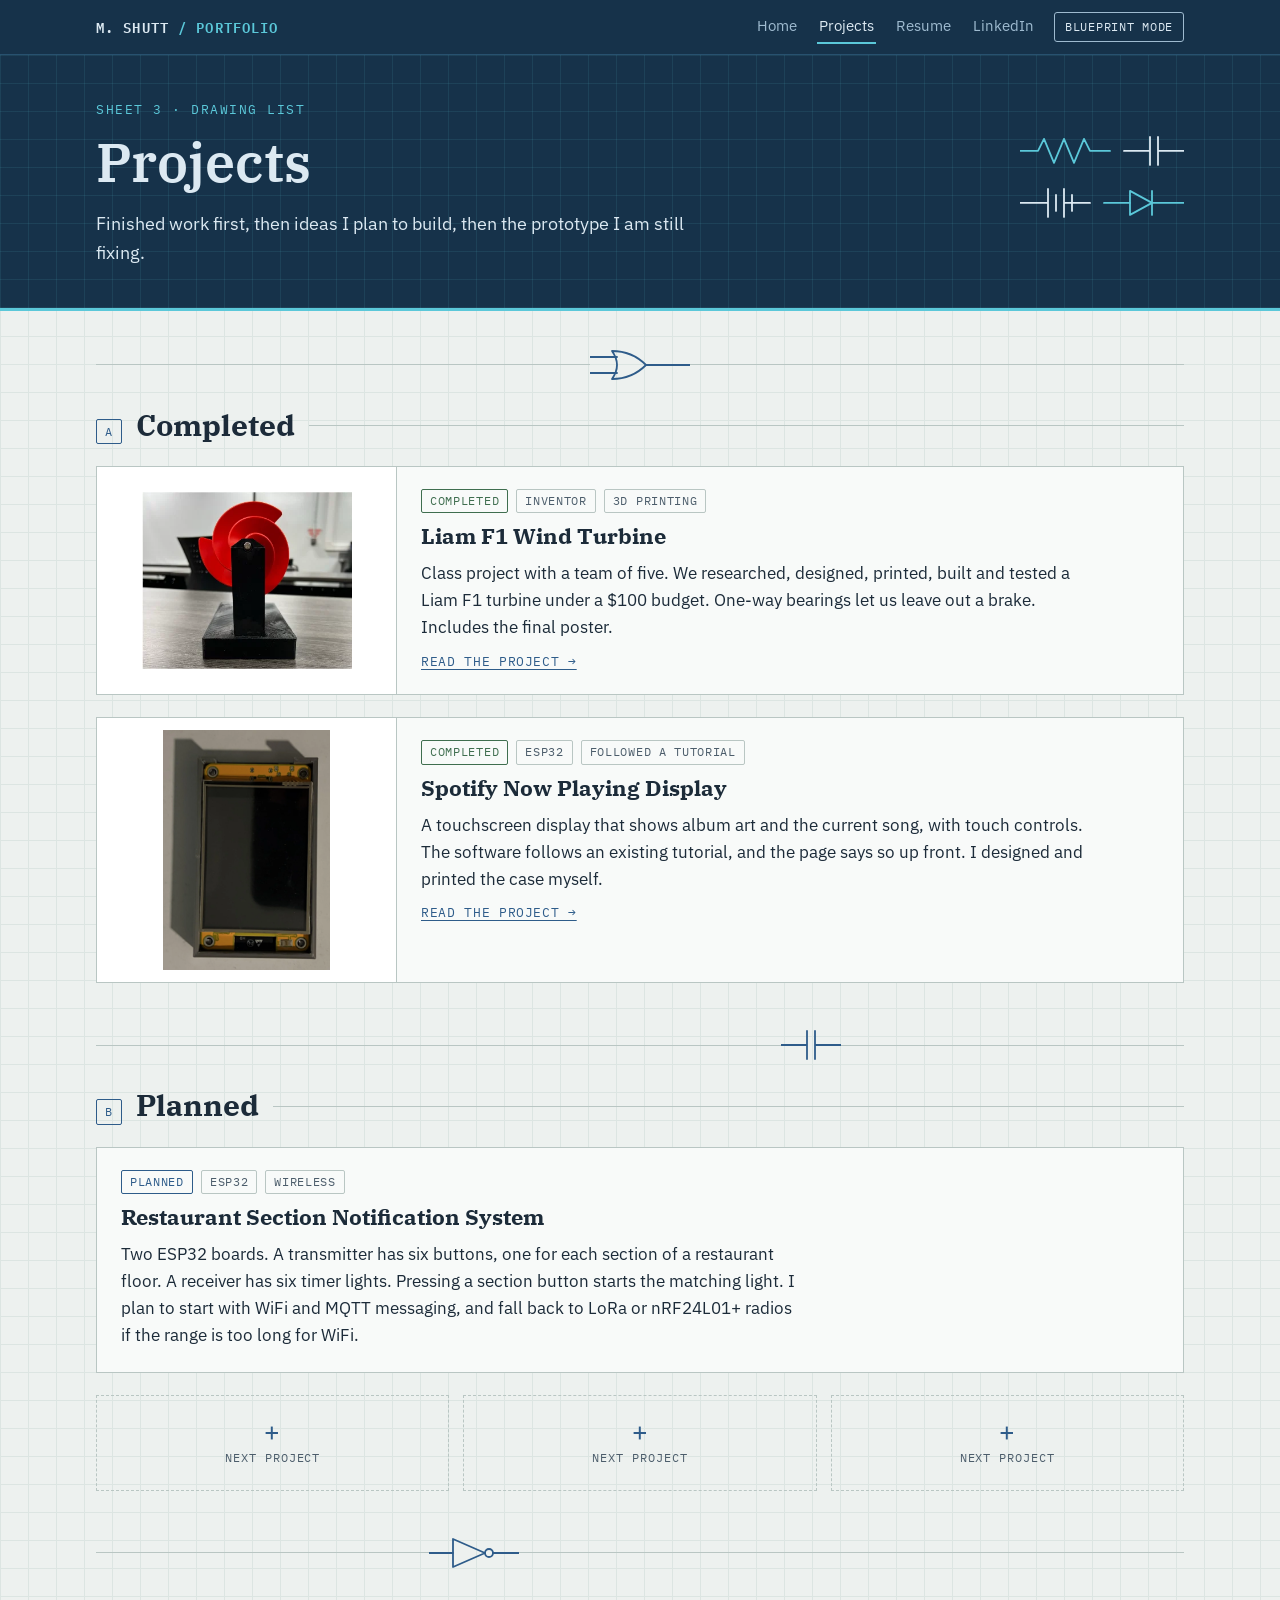
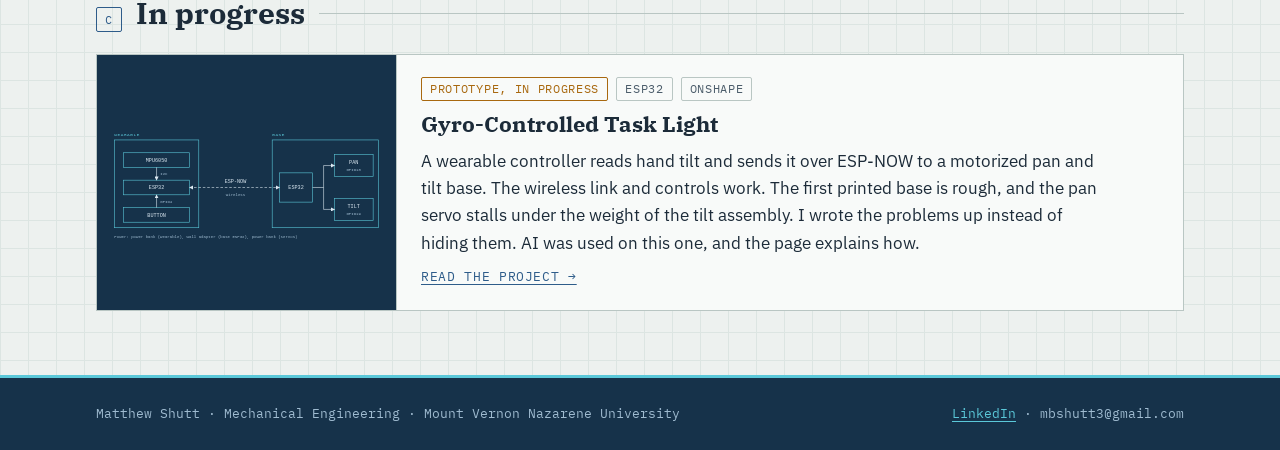
<file: projects.html>
<!doctype html>
<html lang="en">
<head>
<meta charset="utf-8">
<meta name="viewport" content="width=device-width, initial-scale=1, viewport-fit=cover">
<meta name="claude:viewport-fit-sides" content="cover">
<meta name="description" content="Completed, planned and in-progress engineering projects by Matthew Shutt.">
<title>Projects | Matthew Shutt</title>
<link rel="preconnect" href="https://fonts.googleapis.com">
<link rel="preconnect" href="https://fonts.gstatic.com" crossorigin>
<link href="https://fonts.googleapis.com/css2?family=IBM+Plex+Mono:wght@400;500;600&family=IBM+Plex+Sans:wght@400;500;600&family=IBM+Plex+Serif:wght@500;600&display=swap" rel="stylesheet">
<link rel="stylesheet" href="assets/style.css">
</head>
<body>
<header class="site-header"><div class="wrap">
<a class="brand" href="index.html">M. Shutt<span> / Portfolio</span></a>
<nav class="nav" aria-label="Main">
<a href="index.html">Home</a><a href="projects.html" aria-current="page">Projects</a><a href="resume.html">Resume</a><a href="https://www.linkedin.com/in/matthew-shutt-2bb694420" target="_blank" rel="noopener">LinkedIn</a>
<button class="theme-btn" id="theme-btn" type="button">Blueprint mode</button>
</nav></div></header>
<main>
<div class="band"><div class="wrap"><div class="band-deco" aria-hidden="true"><svg viewBox="0 0 164 92" width="164" height="92"><g transform="translate(0,0)"><g stroke="#5BC8D9" fill="none" stroke-width="1.8" stroke-linecap="round" stroke-linejoin="round"><path d="M0 20 H18 L24 8 L34 32 L44 8 L54 32 L64 8 L70 20 H90"/></g></g><g transform="translate(104,0)"><g stroke="#DCE9F2" fill="none" stroke-width="1.8" stroke-linecap="round" stroke-linejoin="round"><path d="M0 20 H26 M34 20 H60 M26 6 V34 M34 6 V34"/></g></g><g transform="translate(0,52)"><g stroke="#DCE9F2" fill="none" stroke-width="1.8" stroke-linecap="round" stroke-linejoin="round"><path d="M0 20 H28 M52 20 H70 M28 6 V34 M36 12 V28 M44 6 V34 M52 12 V28 M44 20 H52"/></g></g><g transform="translate(84,52)"><g stroke="#5BC8D9" fill="none" stroke-width="1.8" stroke-linecap="round" stroke-linejoin="round"><path d="M0 20 H26 M48 20 H80 M48 8 V32"/><path d="M26 8 V32 L48 20 Z"/></g></g></svg></div><div class="eyebrow">Sheet 3 &middot; Drawing list</div>
<h1>Projects</h1>
<p class="lede">Finished work first, then ideas I plan to build, then the prototype I am still fixing.</p></div></div>
<div class="wrap rule-wrap"><div class="rule" aria-hidden="true"><i style="flex:1"></i><svg viewBox="0 0 100 40" width="100" height="40"><g stroke="currentColor" fill="none" stroke-width="1.8" stroke-linecap="round" stroke-linejoin="round"><path d="M0 12 H27 M0 28 H27 M56 20 H100"/><path d="M22 6 Q42 6 56 20 Q42 34 22 34 Q32 20 22 6 Z"/></g></svg><i style="flex:1"></i></div></div>
<section id="completed"><div class="wrap"><div class="sec-head"><span class="sheet">A</span><h2>Completed</h2></div><div class="cards">
<article class="card"><div class="thumb"><img src="assets/img/liam-front.webp" alt="Front view of the red spiral turbine blade on its black base" width="210" height="177" style="width:210px"></div>
<div class="body"><div class="tags"><span class="tag done">Completed</span><span class="tag">Inventor</span><span class="tag">3D printing</span></div>
<h3><a href="liam-f1-turbine.html">Liam F1 Wind Turbine</a></h3>
<p>Class project with a team of five. We researched, designed, printed, built and tested a Liam F1 turbine under a $100 budget. One-way bearings let us leave out a brake. Includes the final poster.</p>
<a class="more" href="liam-f1-turbine.html">Read the project &rarr;</a></div></article>
<article class="card"><div class="thumb"><img src="assets/img/spotify-case.webp" alt="ESP32 touchscreen sitting in a 3D printed gray case" width="900" height="1295" style="max-height:240px"></div>
<div class="body"><div class="tags"><span class="tag done">Completed</span><span class="tag">ESP32</span><span class="tag">Followed a tutorial</span></div>
<h3><a href="spotify-display.html">Spotify Now Playing Display</a></h3>
<p>A touchscreen display that shows album art and the current song, with touch controls. The software follows an existing tutorial, and the page says so up front. I designed and printed the case myself.</p>
<a class="more" href="spotify-display.html">Read the project &rarr;</a></div></article>
</div></div></section>
<div class="wrap rule-wrap"><div class="rule" aria-hidden="true"><i style="flex:2"></i><svg viewBox="0 0 60 40" width="60" height="40"><g stroke="currentColor" fill="none" stroke-width="1.8" stroke-linecap="round" stroke-linejoin="round"><path d="M0 20 H26 M34 20 H60 M26 6 V34 M34 6 V34"/></g></svg><i style="flex:1"></i></div></div>
<section id="planned"><div class="wrap"><div class="sec-head"><span class="sheet">B</span><h2>Planned</h2></div><article class="card plain"><div class="body"><div class="tags"><span class="tag plan">Planned</span><span class="tag">ESP32</span><span class="tag">Wireless</span></div>
<h3>Restaurant Section Notification System</h3>
<p>Two ESP32 boards. A transmitter has six buttons, one for each section of a restaurant floor. A receiver has six timer lights. Pressing a section button starts the matching light. I plan to start with WiFi and MQTT messaging, and fall back to LoRa or nRF24L01+ radios if the range is too long for WiFi.</p></div></article>
<div class="slots" aria-label="Reserved for future projects"><div class="slot"><div><b>+</b>Next project</div></div><div class="slot"><div><b>+</b>Next project</div></div><div class="slot"><div><b>+</b>Next project</div></div></div></div></section>
<div class="wrap rule-wrap"><div class="rule" aria-hidden="true"><i style="flex:1"></i><svg viewBox="0 0 90 40" width="90" height="40"><g stroke="currentColor" fill="none" stroke-width="1.8" stroke-linecap="round" stroke-linejoin="round"><path d="M0 20 H24 M64 20 H90"/><path d="M24 6 L56 20 L24 34 Z"/><circle cx="60" cy="20" r="4"/></g></svg><i style="flex:2"></i></div></div>
<section id="in-progress"><div class="wrap"><div class="sec-head"><span class="sheet">C</span><h2>In progress</h2></div><article class="card"><div class="thumb dark"><img src="assets/img/gyro-schematic.svg" alt="Block diagram: wearable controller, wireless link, and a base with pan and tilt servos" width="760" height="350" style="max-height:none;width:100%"></div>
<div class="body"><div class="tags"><span class="tag wip">Prototype, in progress</span><span class="tag">ESP32</span><span class="tag">Onshape</span></div>
<h3><a href="gyro-light.html">Gyro-Controlled Task Light</a></h3>
<p>A wearable controller reads hand tilt and sends it over ESP-NOW to a motorized pan and tilt base. The wireless link and controls work. The first printed base is rough, and the pan servo stalls under the weight of the tilt assembly. I wrote the problems up instead of hiding them. AI was used on this one, and the page explains how.</p>
<a class="more" href="gyro-light.html">Read the project &rarr;</a></div></article></div></section>
</main>
<footer><div class="wrap"><span>Matthew Shutt &middot; Mechanical Engineering &middot; Mount Vernon Nazarene University</span>
<span><a href="https://www.linkedin.com/in/matthew-shutt-2bb694420" target="_blank" rel="noopener">LinkedIn</a> &middot; mbshutt3@gmail.com</span></div></footer>
<script>// Theme toggle: follows the device setting until the visitor picks one.
(function () {
  var root = document.documentElement;
  var btn = document.getElementById('theme-btn');
  function saved() { try { return localStorage.getItem('theme'); } catch (e) { return null; } }
  function save(v) { try { localStorage.setItem('theme', v); } catch (e) {} }
  function isDark() {
    var t = root.getAttribute('data-theme');
    if (t) return t === 'dark';
    return window.matchMedia && window.matchMedia('(prefers-color-scheme: dark)').matches;
  }
  function label() { if (btn) btn.textContent = isDark() ? 'Light mode' : 'Blueprint mode'; }
  var s = saved();
  if (s === 'dark' || s === 'light') root.setAttribute('data-theme', s);
  label();
  if (btn) btn.addEventListener('click', function () {
    var next = isDark() ? 'light' : 'dark';
    root.setAttribute('data-theme', next);
    save(next);
    label();
  });
})();
</script>
</body>
</html>
</file>
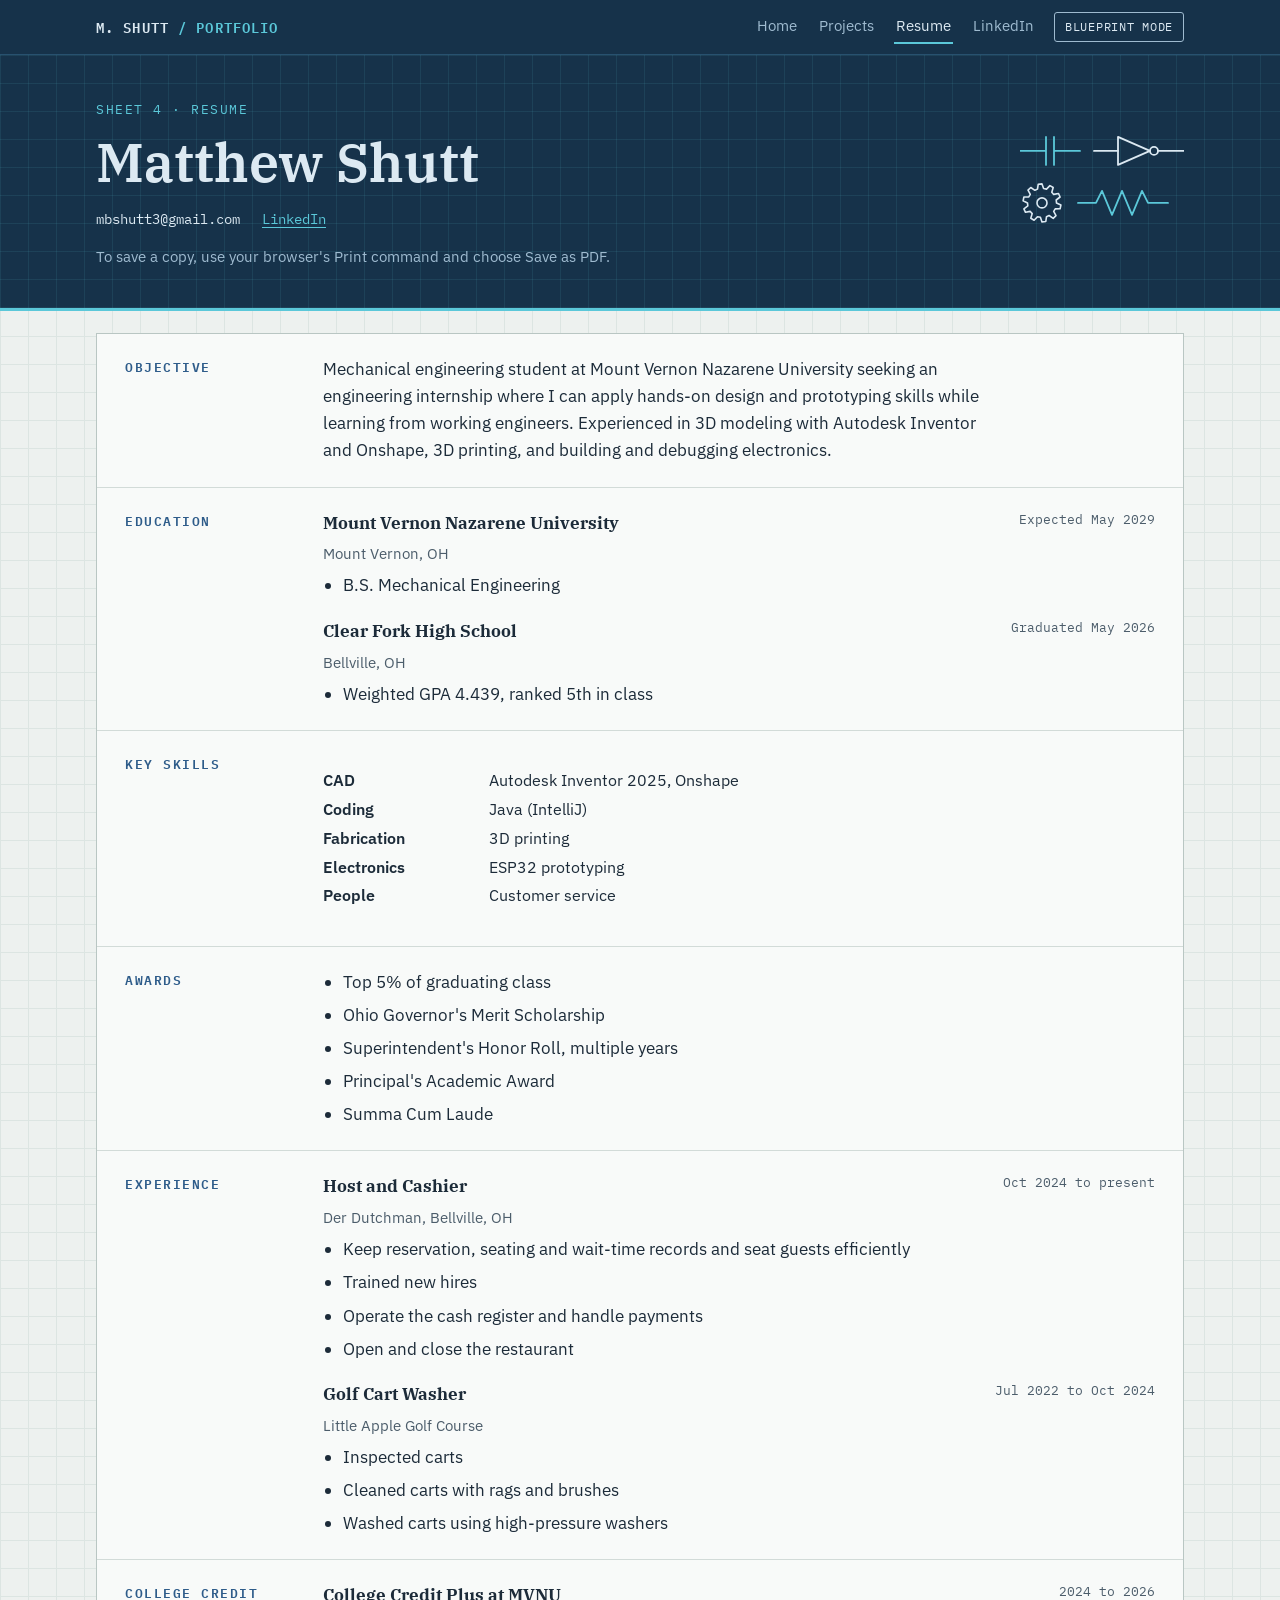
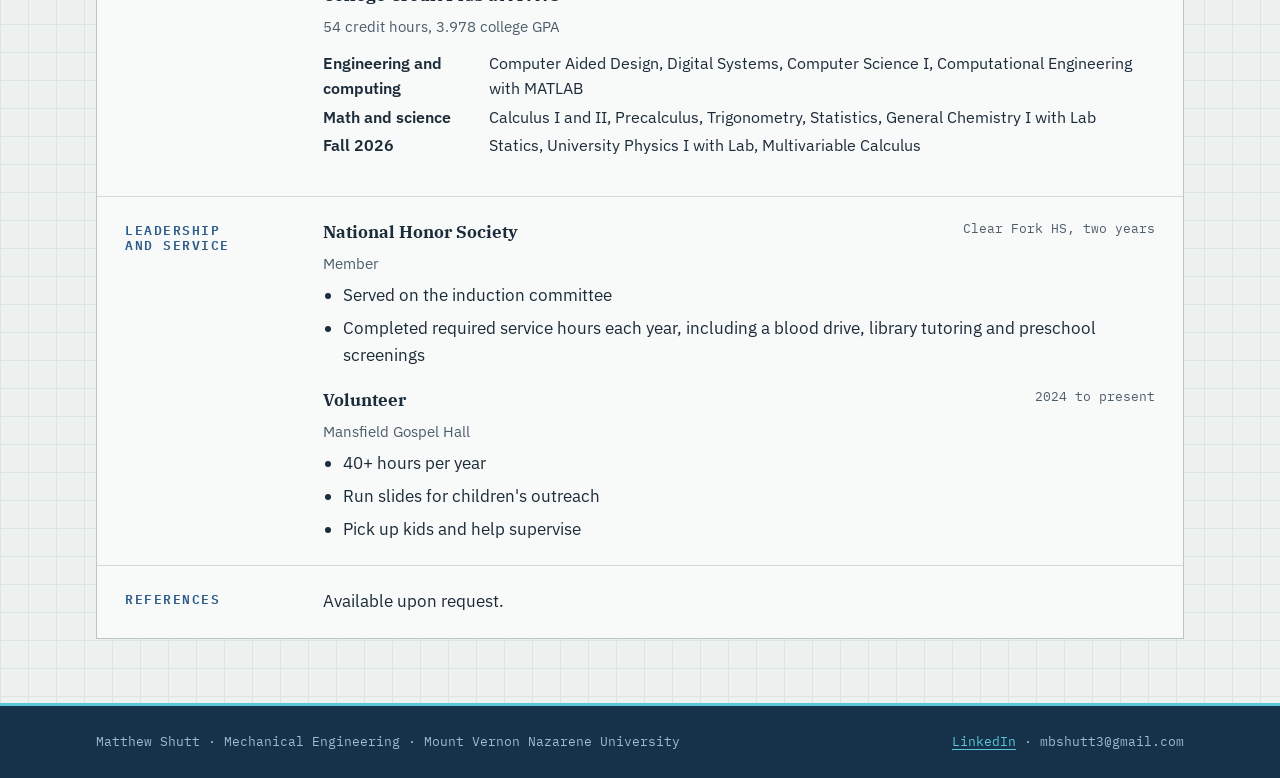
<file: resume.html>
<!doctype html>
<html lang="en">
<head>
<meta charset="utf-8">
<meta name="viewport" content="width=device-width, initial-scale=1, viewport-fit=cover">
<meta name="claude:viewport-fit-sides" content="cover">
<meta name="description" content="Resume of Matthew Shutt, mechanical engineering student at Mount Vernon Nazarene University.">
<title>Resume | Matthew Shutt</title>
<link rel="preconnect" href="https://fonts.googleapis.com">
<link rel="preconnect" href="https://fonts.gstatic.com" crossorigin>
<link href="https://fonts.googleapis.com/css2?family=IBM+Plex+Mono:wght@400;500;600&family=IBM+Plex+Sans:wght@400;500;600&family=IBM+Plex+Serif:wght@500;600&display=swap" rel="stylesheet">
<link rel="stylesheet" href="assets/style.css">
</head>
<body>
<header class="site-header"><div class="wrap">
<a class="brand" href="index.html">M. Shutt<span> / Portfolio</span></a>
<nav class="nav" aria-label="Main">
<a href="index.html">Home</a><a href="projects.html">Projects</a><a href="resume.html" aria-current="page">Resume</a><a href="https://www.linkedin.com/in/matthew-shutt-2bb694420" target="_blank" rel="noopener">LinkedIn</a>
<button class="theme-btn" id="theme-btn" type="button">Blueprint mode</button>
</nav></div></header>
<main>
<div class="band"><div class="wrap"><div class="band-deco" aria-hidden="true"><svg viewBox="0 0 164 92" width="164" height="92"><g transform="translate(0,0)"><g stroke="#5BC8D9" fill="none" stroke-width="1.8" stroke-linecap="round" stroke-linejoin="round"><path d="M0 20 H26 M34 20 H60 M26 6 V34 M34 6 V34"/></g></g><g transform="translate(74,0)"><g stroke="#DCE9F2" fill="none" stroke-width="1.8" stroke-linecap="round" stroke-linejoin="round"><path d="M0 20 H24 M64 20 H90"/><path d="M24 6 L56 20 L24 34 Z"/><circle cx="60" cy="20" r="4"/></g></g><g transform="translate(0,52)"><g transform="translate(-6,-4)"><path d="M42.5,24.0 L46.9,26.1 L46.1,29.9 L41.2,30.0 L39.7,32.5 L42.0,36.8 L39.2,39.4 L35.1,36.6 L32.5,37.8 L31.8,42.6 L28.0,43.0 L26.4,38.4 L23.5,37.8 L20.1,41.3 L16.8,39.4 L18.2,34.7 L16.3,32.5 L11.5,33.4 L9.9,29.9 L13.8,26.9 L13.5,24.0 L9.1,21.9 L9.9,18.1 L14.8,18.0 L16.3,15.5 L14.0,11.2 L16.8,8.6 L20.9,11.4 L23.5,10.2 L24.2,5.4 L28.0,5.0 L29.6,9.6 L32.5,10.2 L35.9,6.7 L39.2,8.6 L37.8,13.3 L39.7,15.5 L44.5,14.6 L46.1,18.1 L42.2,21.1 Z" fill="none" stroke="#DCE9F2" stroke-width="1.6" stroke-linejoin="round"/><circle cx="28" cy="24" r="5" fill="none" stroke="#DCE9F2" stroke-width="1.6"/></g></g><g transform="translate(58,52)"><g stroke="#5BC8D9" fill="none" stroke-width="1.8" stroke-linecap="round" stroke-linejoin="round"><path d="M0 20 H18 L24 8 L34 32 L44 8 L54 32 L64 8 L70 20 H90"/></g></g></svg></div><div class="eyebrow">Sheet 4 &middot; Resume</div>
<h1>Matthew Shutt</h1>
<div class="contact"><span>mbshutt3@gmail.com</span><a href="https://www.linkedin.com/in/matthew-shutt-2bb694420" target="_blank" rel="noopener">LinkedIn</a></div>
<p class="small no-print" style="color:var(--band-soft);margin-top:14px">To save a copy, use your browser's Print command and choose Save as PDF.</p>
</div></div>
<section><div class="wrap"><div class="resume">
<div class="r-sec"><h2>Objective</h2><div><p>Mechanical engineering student at Mount Vernon Nazarene University seeking an engineering internship where I can apply hands-on design and prototyping skills while learning from working engineers. Experienced in 3D modeling with Autodesk Inventor and Onshape, 3D printing, and building and debugging electronics.</p></div></div><div class="r-sec"><h2>Education</h2><div><div class="job"><div class="job-top"><b>Mount Vernon Nazarene University</b><span>Expected May 2029</span></div><div class="where">Mount Vernon, OH</div><ul><li>B.S. Mechanical Engineering</li></ul></div>
<div class="job"><div class="job-top"><b>Clear Fork High School</b><span>Graduated May 2026</span></div><div class="where">Bellville, OH</div><ul><li>Weighted GPA 4.439, ranked 5th in class</li></ul></div></div></div><div class="r-sec"><h2>Key skills</h2><div><dl class="kv"><dt>CAD</dt><dd>Autodesk Inventor 2025, Onshape</dd><dt>Coding</dt><dd>Java (IntelliJ)</dd><dt>Fabrication</dt><dd>3D printing</dd><dt>Electronics</dt><dd>ESP32 prototyping</dd><dt>People</dt><dd>Customer service</dd></dl></div></div><div class="r-sec"><h2>Awards</h2><div><ul><li>Top 5% of graduating class</li><li>Ohio Governor's Merit Scholarship</li><li>Superintendent's Honor Roll, multiple years</li><li>Principal's Academic Award</li><li>Summa Cum Laude</li></ul></div></div><div class="r-sec"><h2>Experience</h2><div><div class="job"><div class="job-top"><b>Host and Cashier</b><span>Oct 2024 to present</span></div><div class="where">Der Dutchman, Bellville, OH</div><ul><li>Keep reservation, seating and wait-time records and seat guests efficiently</li><li>Trained new hires</li><li>Operate the cash register and handle payments</li><li>Open and close the restaurant</li></ul></div><div class="job"><div class="job-top"><b>Golf Cart Washer</b><span>Jul 2022 to Oct 2024</span></div><div class="where">Little Apple Golf Course</div><ul><li>Inspected carts</li><li>Cleaned carts with rags and brushes</li><li>Washed carts using high-pressure washers</li></ul></div></div></div><div class="r-sec"><h2>College credit</h2><div><div class="job"><div class="job-top"><b>College Credit Plus at MVNU</b><span>2024 to 2026</span></div><div class="where">54 credit hours, 3.978 college GPA</div></div>
<dl class="kv" style="margin-top:12px"><dt>Engineering and computing</dt><dd>Computer Aided Design, Digital Systems, Computer Science I, Computational Engineering with MATLAB</dd><dt>Math and science</dt><dd>Calculus I and II, Precalculus, Trigonometry, Statistics, General Chemistry I with Lab</dd><dt>Fall 2026</dt><dd>Statics, University Physics I with Lab, Multivariable Calculus</dd></dl></div></div><div class="r-sec"><h2>Leadership and service</h2><div><div class="job"><div class="job-top"><b>National Honor Society</b><span>Clear Fork HS, two years</span></div><div class="where">Member</div><ul><li>Served on the induction committee</li><li>Completed required service hours each year, including a blood drive, library tutoring and preschool screenings</li></ul></div><div class="job"><div class="job-top"><b>Volunteer</b><span>2024 to present</span></div><div class="where">Mansfield Gospel Hall</div><ul><li>40+ hours per year</li><li>Run slides for children's outreach</li><li>Pick up kids and help supervise</li></ul></div></div></div><div class="r-sec"><h2>References</h2><div><p>Available upon request.</p></div></div></div></div></section></main>
<footer><div class="wrap"><span>Matthew Shutt &middot; Mechanical Engineering &middot; Mount Vernon Nazarene University</span>
<span><a href="https://www.linkedin.com/in/matthew-shutt-2bb694420" target="_blank" rel="noopener">LinkedIn</a> &middot; mbshutt3@gmail.com</span></div></footer>
<script>// Theme toggle: follows the device setting until the visitor picks one.
(function () {
  var root = document.documentElement;
  var btn = document.getElementById('theme-btn');
  function saved() { try { return localStorage.getItem('theme'); } catch (e) { return null; } }
  function save(v) { try { localStorage.setItem('theme', v); } catch (e) {} }
  function isDark() {
    var t = root.getAttribute('data-theme');
    if (t) return t === 'dark';
    return window.matchMedia && window.matchMedia('(prefers-color-scheme: dark)').matches;
  }
  function label() { if (btn) btn.textContent = isDark() ? 'Light mode' : 'Blueprint mode'; }
  var s = saved();
  if (s === 'dark' || s === 'light') root.setAttribute('data-theme', s);
  label();
  if (btn) btn.addEventListener('click', function () {
    var next = isDark() ? 'light' : 'dark';
    root.setAttribute('data-theme', next);
    save(next);
    label();
  });
})();
</script>
</body>
</html>
</file>
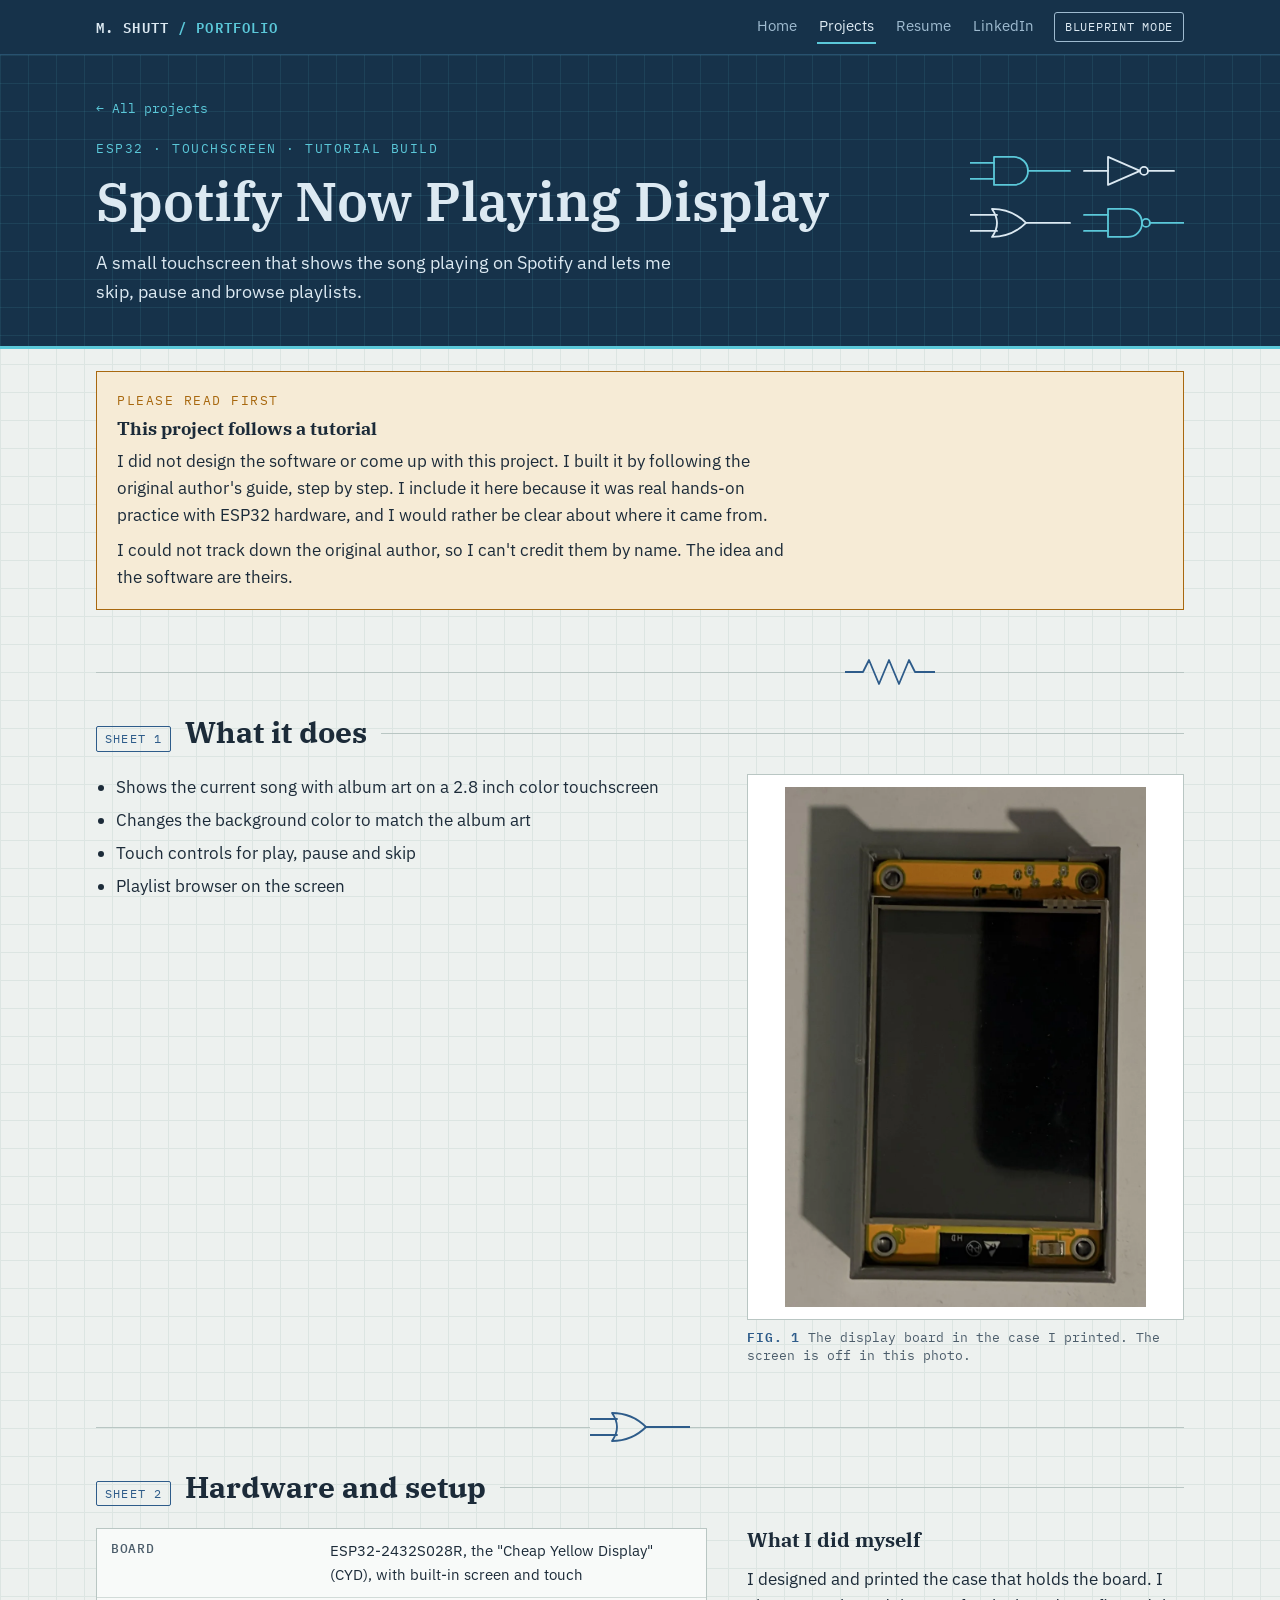
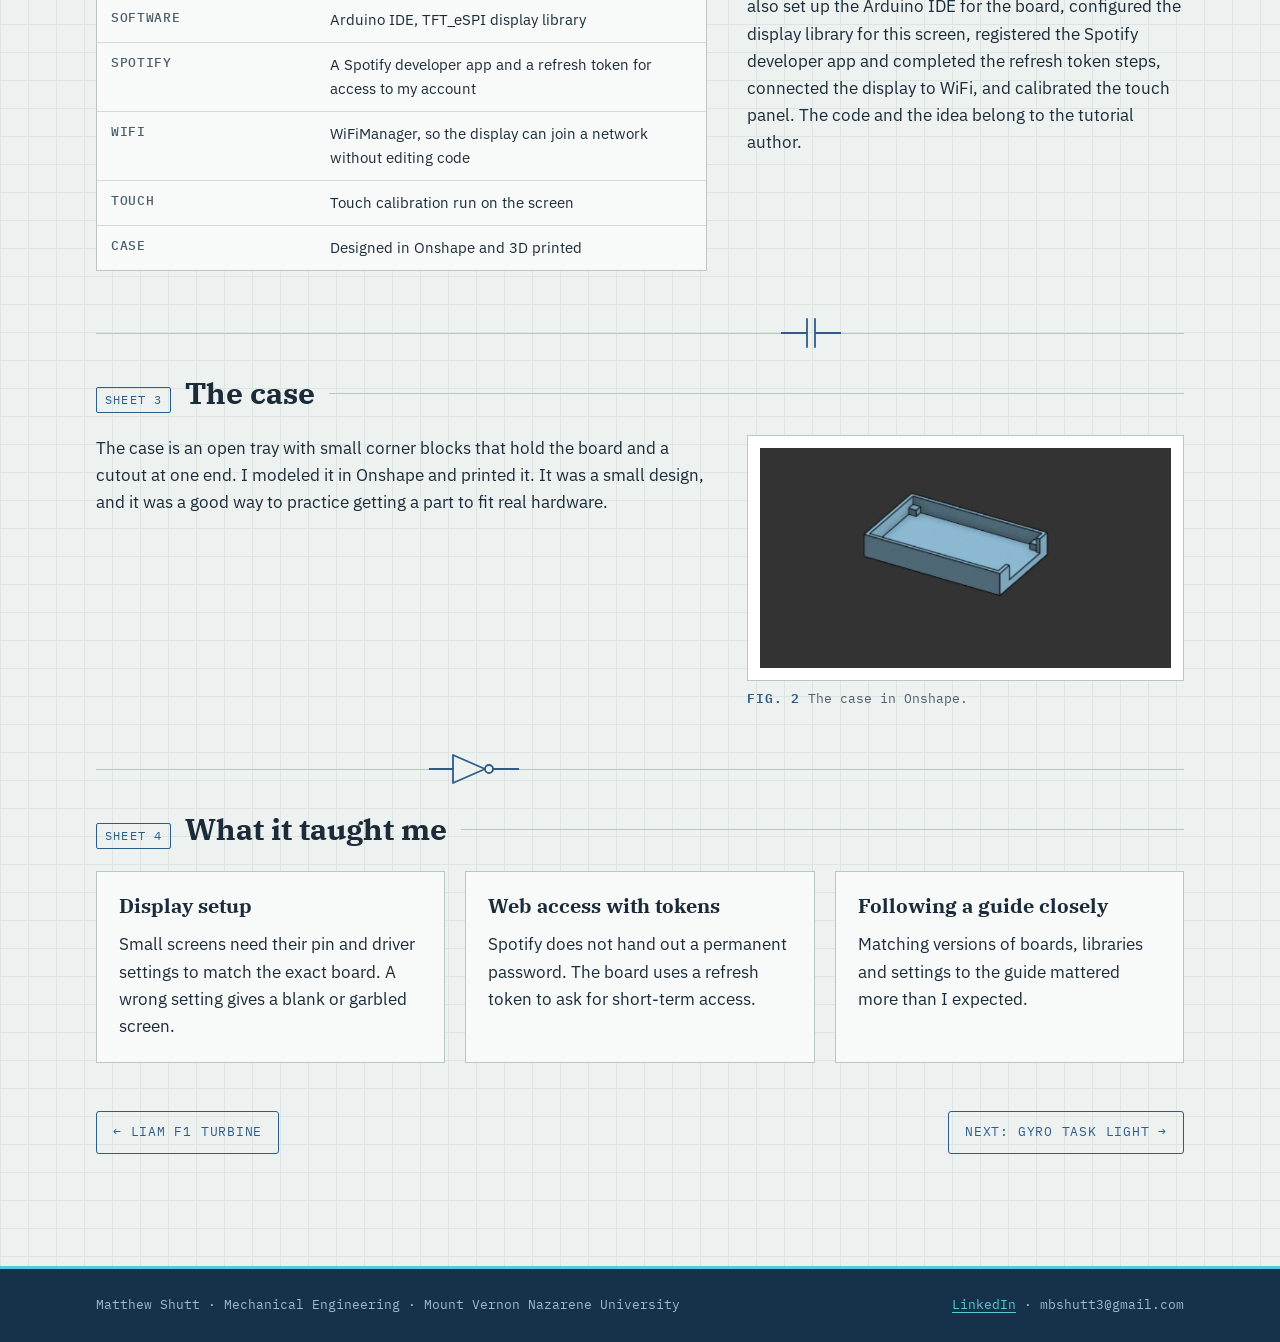
<file: spotify-display.html>
<!doctype html>
<html lang="en">
<head>
<meta charset="utf-8">
<meta name="viewport" content="width=device-width, initial-scale=1, viewport-fit=cover">
<meta name="claude:viewport-fit-sides" content="cover">
<meta name="description" content="A touchscreen ESP32 that shows the current Spotify song, built by following an existing tutorial.">
<title>Spotify Display | Matthew Shutt</title>
<link rel="preconnect" href="https://fonts.googleapis.com">
<link rel="preconnect" href="https://fonts.gstatic.com" crossorigin>
<link href="https://fonts.googleapis.com/css2?family=IBM+Plex+Mono:wght@400;500;600&family=IBM+Plex+Sans:wght@400;500;600&family=IBM+Plex+Serif:wght@500;600&display=swap" rel="stylesheet">
<link rel="stylesheet" href="assets/style.css">
</head>
<body>
<header class="site-header"><div class="wrap">
<a class="brand" href="index.html">M. Shutt<span> / Portfolio</span></a>
<nav class="nav" aria-label="Main">
<a href="index.html">Home</a><a href="projects.html" aria-current="page">Projects</a><a href="resume.html">Resume</a><a href="https://www.linkedin.com/in/matthew-shutt-2bb694420" target="_blank" rel="noopener">LinkedIn</a>
<button class="theme-btn" id="theme-btn" type="button">Blueprint mode</button>
</nav></div></header>
<main>
<div class="band"><div class="wrap"><div class="band-deco" aria-hidden="true"><svg viewBox="0 0 214 92" width="214" height="92"><g transform="translate(0,0)"><g stroke="#5BC8D9" fill="none" stroke-width="1.8" stroke-linecap="round" stroke-linejoin="round"><path d="M0 12 H24 M0 28 H24 M58 20 H100"/><path d="M24 6 H44 A14 14 0 0 1 44 34 H24 Z"/></g></g><g transform="translate(114,0)"><g stroke="#DCE9F2" fill="none" stroke-width="1.8" stroke-linecap="round" stroke-linejoin="round"><path d="M0 20 H24 M64 20 H90"/><path d="M24 6 L56 20 L24 34 Z"/><circle cx="60" cy="20" r="4"/></g></g><g transform="translate(0,52)"><g stroke="#DCE9F2" fill="none" stroke-width="1.8" stroke-linecap="round" stroke-linejoin="round"><path d="M0 12 H27 M0 28 H27 M56 20 H100"/><path d="M22 6 Q42 6 56 20 Q42 34 22 34 Q32 20 22 6 Z"/></g></g><g transform="translate(114,52)"><g stroke="#5BC8D9" fill="none" stroke-width="1.8" stroke-linecap="round" stroke-linejoin="round"><path d="M0 12 H24 M0 28 H24 M66 20 H100"/><path d="M24 6 H44 A14 14 0 0 1 44 34 H24 Z"/><circle cx="62" cy="20" r="4"/></g></g></svg></div>
<div class="crumb"><a href="projects.html">&larr; All projects</a></div>
<div class="eyebrow">ESP32 &middot; Touchscreen &middot; Tutorial build</div>
<h1>Spotify Now Playing Display</h1>
<p class="lede">A small touchscreen that shows the song playing on Spotify and lets me skip, pause and browse playlists.</p>
</div></div>
<section><div class="wrap"><div class="notice"><div class="eyebrow">Please read first</div>
<h3>This project follows a tutorial</h3>
<p>I did not design the software or come up with this project. I built it by following the original author's guide, step by step. I include it here because it was real hands-on practice with ESP32 hardware, and I would rather be clear about where it came from.</p>
<p>I could not track down the original author, so I can't credit them by name. The idea and the software are theirs.</p></div></div></section>
<div class="wrap rule-wrap"><div class="rule" aria-hidden="true"><i style="flex:3"></i><svg viewBox="0 0 90 40" width="90" height="40"><g stroke="currentColor" fill="none" stroke-width="1.8" stroke-linecap="round" stroke-linejoin="round"><path d="M0 20 H18 L24 8 L34 32 L44 8 L54 32 L64 8 L70 20 H90"/></g></svg><i style="flex:1"></i></div></div>
<section><div class="wrap"><div class="sec-head"><span class="sheet">SHEET 1</span><h2>What it does</h2></div><div class="two-col"><div class="stack"><ul>
<li>Shows the current song with album art on a 2.8 inch color touchscreen</li>
<li>Changes the background color to match the album art</li>
<li>Touch controls for play, pause and skip</li>
<li>Playlist browser on the screen</li></ul></div>
<figure><div class="print tall"><img src="assets/img/spotify-case.webp" alt="ESP32 touchscreen board in a gray 3D printed case" width="900" height="1295"></div><figcaption><b>FIG. 1</b> The display board in the case I printed. The screen is off in this photo.</figcaption></figure></div></div></section>
<div class="wrap rule-wrap"><div class="rule" aria-hidden="true"><i style="flex:1"></i><svg viewBox="0 0 100 40" width="100" height="40"><g stroke="currentColor" fill="none" stroke-width="1.8" stroke-linecap="round" stroke-linejoin="round"><path d="M0 12 H27 M0 28 H27 M56 20 H100"/><path d="M22 6 Q42 6 56 20 Q42 34 22 34 Q32 20 22 6 Z"/></g></svg><i style="flex:1"></i></div></div>
<section><div class="wrap"><div class="sec-head"><span class="sheet">SHEET 2</span><h2>Hardware and setup</h2></div><div class="two-col"><div class="scroll"><table class="spec"><tbody>
<tr><td>Board</td><td>ESP32-2432S028R, the "Cheap Yellow Display" (CYD), with built-in screen and touch</td></tr>
<tr><td>Software</td><td>Arduino IDE, TFT_eSPI display library</td></tr>
<tr><td>Spotify</td><td>A Spotify developer app and a refresh token for access to my account</td></tr>
<tr><td>WiFi</td><td>WiFiManager, so the display can join a network without editing code</td></tr>
<tr><td>Touch</td><td>Touch calibration run on the screen</td></tr>
<tr><td>Case</td><td>Designed in Onshape and 3D printed</td></tr></tbody></table></div>
<div class="stack"><h3>What I did myself</h3><p>I designed and printed the case that holds the board. I also set up the Arduino IDE for the board, configured the display library for this screen, registered the Spotify developer app and completed the refresh token steps, connected the display to WiFi, and calibrated the touch panel. The code and the idea belong to the tutorial author.</p></div></div></div></section>
<div class="wrap rule-wrap"><div class="rule" aria-hidden="true"><i style="flex:2"></i><svg viewBox="0 0 60 40" width="60" height="40"><g stroke="currentColor" fill="none" stroke-width="1.8" stroke-linecap="round" stroke-linejoin="round"><path d="M0 20 H26 M34 20 H60 M26 6 V34 M34 6 V34"/></g></svg><i style="flex:1"></i></div></div>
<section><div class="wrap"><div class="sec-head"><span class="sheet">SHEET 3</span><h2>The case</h2></div><div class="two-col"><div class="stack"><p>The case is an open tray with small corner blocks that hold the board and a cutout at one end. I modeled it in Onshape and printed it. It was a small design, and it was a good way to practice getting a part to fit real hardware.</p></div>
<figure><div class="print"><img src="assets/img/spotify-cad.webp" alt="Onshape model of the open tray case with corner blocks and an end cutout" width="694" height="372"></div><figcaption><b>FIG. 2</b> The case in Onshape.</figcaption></figure></div></div></section>
<div class="wrap rule-wrap"><div class="rule" aria-hidden="true"><i style="flex:1"></i><svg viewBox="0 0 90 40" width="90" height="40"><g stroke="currentColor" fill="none" stroke-width="1.8" stroke-linecap="round" stroke-linejoin="round"><path d="M0 20 H24 M64 20 H90"/><path d="M24 6 L56 20 L24 34 Z"/><circle cx="60" cy="20" r="4"/></g></svg><i style="flex:2"></i></div></div>
<section><div class="wrap"><div class="sec-head"><span class="sheet">SHEET 4</span><h2>What it taught me</h2></div><div class="grid-3"><div class="panel stack"><h3>Display setup</h3><p>Small screens need their pin and driver settings to match the exact board. A wrong setting gives a blank or garbled screen.</p></div>
<div class="panel stack"><h3>Web access with tokens</h3><p>Spotify does not hand out a permanent password. The board uses a refresh token to ask for short-term access.</p></div>
<div class="panel stack"><h3>Following a guide closely</h3><p>Matching versions of boards, libraries and settings to the guide mattered more than I expected.</p></div></div></div></section>
<div class="wrap next"><a class="btn dark" href="liam-f1-turbine.html">&larr; Liam F1 turbine</a><a class="btn dark" href="gyro-light.html">Next: Gyro task light &rarr;</a></div></main>
<footer><div class="wrap"><span>Matthew Shutt &middot; Mechanical Engineering &middot; Mount Vernon Nazarene University</span>
<span><a href="https://www.linkedin.com/in/matthew-shutt-2bb694420" target="_blank" rel="noopener">LinkedIn</a> &middot; mbshutt3@gmail.com</span></div></footer>
<script>// Theme toggle: follows the device setting until the visitor picks one.
(function () {
  var root = document.documentElement;
  var btn = document.getElementById('theme-btn');
  function saved() { try { return localStorage.getItem('theme'); } catch (e) { return null; } }
  function save(v) { try { localStorage.setItem('theme', v); } catch (e) {} }
  function isDark() {
    var t = root.getAttribute('data-theme');
    if (t) return t === 'dark';
    return window.matchMedia && window.matchMedia('(prefers-color-scheme: dark)').matches;
  }
  function label() { if (btn) btn.textContent = isDark() ? 'Light mode' : 'Blueprint mode'; }
  var s = saved();
  if (s === 'dark' || s === 'light') root.setAttribute('data-theme', s);
  label();
  if (btn) btn.addEventListener('click', function () {
    var next = isDark() ? 'light' : 'dark';
    root.setAttribute('data-theme', next);
    save(next);
    label();
  });
})();
</script>
</body>
</html>
</file>
<file: assets/style.css>
/* Layout concept: drafting-sheet portfolio. Paper grid in light mode, blueprint navy in dark mode.
   A navy title band opens each sheet. Photos sit on white "print" mounts in both themes. */
:root {
  --bg: #EDF1EF;
  --grid: #DCE5E2;
  --panel: #F8FAF9;
  --ink: #1C2B39;
  --soft: #4C5D6B;
  --accent: #2E5C8A;
  --accent-d: #1F4266;
  --amber: #A8680F;
  --amber-bg: #F6EBD6;
  --green: #3F6E4F;
  --line: #B9C6C3;
  --line-soft: #D2DBD8;
  --band: #16324A;
  --band-grid: #28516F;
  --band-ink: #DCE9F2;
  --band-soft: #9FBBD0;
  --band-cyan: #5BC8D9;
  --print: #FFFFFF;
  --print-ink: #1C2B39;
  --serif: "IBM Plex Serif", Georgia, "Times New Roman", serif;
  --sans: "IBM Plex Sans", system-ui, -apple-system, "Segoe UI", Arial, sans-serif;
  --mono: "IBM Plex Mono", ui-monospace, "SFMono-Regular", Consolas, "Courier New", monospace;
}
@media (prefers-color-scheme: dark) {
  :root:not([data-theme="light"]) {
    --bg: #0E2030; --grid: #15324A; --panel: #132C42; --ink: #DCE9F2; --soft: #9DB4C5;
    --accent: #5BC8D9; --accent-d: #8FDCE7; --amber: #E3A64A; --amber-bg: #3A2F1A; --green: #86C79B;
    --line: #2C5372; --line-soft: #1F4260;
    color-scheme: dark;
  }
}
:root[data-theme="dark"] {
  --bg: #0E2030; --grid: #15324A; --panel: #132C42; --ink: #DCE9F2; --soft: #9DB4C5;
  --accent: #5BC8D9; --accent-d: #8FDCE7; --amber: #E3A64A; --amber-bg: #3A2F1A; --green: #86C79B;
  --line: #2C5372; --line-soft: #1F4260;
  color-scheme: dark;
}

* { box-sizing: border-box; }
html { scroll-behavior: smooth; }
body {
  margin: 0;
  background-color: var(--bg);
  background-image:
    linear-gradient(var(--grid) 1px, transparent 1px),
    linear-gradient(90deg, var(--grid) 1px, transparent 1px);
  background-size: 28px 28px;
  color: var(--ink);
  font-family: var(--sans);
  font-size: 17px;
  line-height: 1.6;
  -webkit-font-smoothing: antialiased;
}
body::before {
  content: ""; position: fixed; inset: 0 0 auto; height: env(safe-area-inset-top, 0px);
  background: var(--band); z-index: 30;
}
img { max-width: 100%; height: auto; display: block; }
a { color: var(--accent); text-underline-offset: 3px; }
a:hover { color: var(--accent-d); }
:focus-visible { outline: 3px solid var(--amber); outline-offset: 2px; border-radius: 2px; }
h1, h2, h3 { font-family: var(--serif); line-height: 1.2; text-wrap: balance; margin: 0; }
p { margin: 0; max-width: 68ch; }
ul { margin: 0; padding-left: 1.2em; }
li + li { margin-top: .35em; }

.wrap {
  width: 100%; max-width: 1120px; margin: 0 auto;
  padding-left: max(16px, env(safe-area-inset-left, 0px));
  padding-right: max(16px, env(safe-area-inset-right, 0px));
}
.eyebrow {
  font-family: var(--mono); font-size: 12.5px; letter-spacing: .12em; text-transform: uppercase; color: var(--soft);
}

/* ---------- header ---------- */
.site-header {
  position: sticky; top: env(safe-area-inset-top, 0px); z-index: 20;
  background: var(--band); color: var(--band-ink); border-bottom: 1px solid var(--band-grid);
}
.site-header .wrap { display: flex; align-items: center; justify-content: space-between; gap: 12px; padding-block: 10px; flex-wrap: wrap; }
.brand { font-family: var(--mono); font-size: 14px; letter-spacing: .08em; text-transform: uppercase; color: var(--band-ink); text-decoration: none; font-weight: 600; }
.brand span { color: var(--band-cyan); }
.nav { display: flex; align-items: center; gap: 4px 18px; flex-wrap: wrap; }
.nav a { color: var(--band-soft); text-decoration: none; font-size: 15px; padding: 4px 2px; border-bottom: 2px solid transparent; }
.nav a:hover { color: var(--band-ink); }
.nav a[aria-current="page"] { color: var(--band-ink); border-bottom-color: var(--band-cyan); }
.theme-btn {
  font: inherit; font-family: var(--mono); font-size: 12px; letter-spacing: .06em; text-transform: uppercase;
  background: transparent; color: var(--band-ink); border: 1px solid var(--band-soft); border-radius: 3px; padding: 4px 10px; cursor: pointer;
}
.theme-btn:hover { border-color: var(--band-cyan); color: var(--band-cyan); }

/* ---------- title band ---------- */
.band {
  background-color: var(--band); color: var(--band-ink);
  background-image:
    linear-gradient(rgba(91,200,217,.10) 1px, transparent 1px),
    linear-gradient(90deg, rgba(91,200,217,.10) 1px, transparent 1px);
  background-size: 28px 28px;
  border-bottom: 3px solid var(--band-cyan);
}
.band .wrap { padding-block: 44px 40px; }
.band .eyebrow { color: var(--band-cyan); }
.band h1 { font-size: clamp(2rem, 5.2vw, 3.4rem); font-weight: 600; margin-top: 10px; }
.band .lede { margin-top: 16px; color: var(--band-ink); font-size: 1.12rem; max-width: 56ch; }
.band .lede + .lede { margin-top: 10px; }
.hero-grid { display: grid; grid-template-columns: minmax(0, 1.25fr) minmax(0, 1fr); gap: 36px 48px; align-items: start; }
.hero-side { display: grid; gap: 18px; justify-items: stretch; }
.headshot {
  position: relative; background: var(--print); padding: 8px; max-width: 280px; justify-self: start;
}
.headshot img { width: 100%; aspect-ratio: 1; object-fit: cover; }
.headshot::before, .headshot::after {
  content: ""; position: absolute; width: 22px; height: 22px; border: 2px solid var(--band-cyan);
}
.headshot::before { top: -8px; left: -8px; border-right: 0; border-bottom: 0; }
.headshot::after { bottom: -8px; right: -8px; border-left: 0; border-top: 0; }
.btn-row { display: flex; flex-wrap: wrap; gap: 10px; margin-top: 24px; }
.btn {
  display: inline-block; font-family: var(--mono); font-size: 13px; letter-spacing: .06em; text-transform: uppercase; text-decoration: none;
  padding: 10px 16px; border: 1px solid var(--band-cyan); color: var(--band-cyan); border-radius: 3px;
}
.btn:hover { background: var(--band-cyan); color: var(--band); }
.btn.solid { background: var(--band-cyan); color: var(--band); }
.btn.solid:hover { background: var(--band-ink); border-color: var(--band-ink); color: var(--band); }
.btn.dark { border-color: var(--accent); color: var(--accent); }
.btn.dark:hover { background: var(--accent); color: var(--bg); }

/* title block */
.titleblock {
  border: 1.5px solid var(--band-soft); font-family: var(--mono); font-size: 12.5px; color: var(--band-ink);
  display: grid; grid-template-columns: 1fr 1fr; background: rgba(22,50,74,.85); max-width: 460px;
}
.titleblock div { padding: 7px 10px; border-right: 1px solid var(--band-grid); border-bottom: 1px solid var(--band-grid); min-width: 0; overflow-wrap: anywhere; }
.titleblock div:nth-child(2n) { border-right: 0; }
.titleblock div:nth-last-child(-n+2) { border-bottom: 0; }
.titleblock small { display: block; font-size: 10px; letter-spacing: .12em; text-transform: uppercase; color: var(--band-soft); }
.titleblock .wide { grid-column: 1 / -1; border-right: 0; }

/* drafting strip: gear, AND gate, dimension line */
.strip { margin-top: 34px; border-top: 1px solid var(--band-grid); padding-top: 16px; }
.strip svg { width: 100%; max-width: 720px; height: auto; display: block; }

/* ---------- sections ---------- */
main section { padding-block: 22px 8px; }
.sec-head { display: flex; align-items: baseline; gap: 14px; margin-bottom: 22px; flex-wrap: wrap; }
.sheet { font-family: var(--mono); font-size: 12px; letter-spacing: .1em; color: var(--accent); border: 1px solid var(--accent); padding: 2px 8px; border-radius: 2px; white-space: nowrap; }
.sec-head h2 { font-size: clamp(1.45rem, 3vw, 1.9rem); }
.sec-head::after { content: ""; flex: 1 1 40px; border-bottom: 1px solid var(--line); align-self: center; min-width: 40px; }
.panel { background: var(--panel); border: 1px solid var(--line); padding: 22px; }
.grid-2 { display: grid; grid-template-columns: repeat(2, minmax(0, 1fr)); gap: 20px; }
.grid-3 { display: grid; grid-template-columns: repeat(3, minmax(0, 1fr)); gap: 20px; }
.stack { display: grid; gap: 14px; }
.stack-lg { display: grid; gap: 24px; }
.panel.stack { align-content: start; }
.muted { color: var(--soft); }
.small { font-size: 14.5px; }

/* skills */
.skills { display: grid; grid-template-columns: repeat(3, minmax(0, 1fr)); gap: 14px; }
.skill { background: var(--panel); border: 1px solid var(--line); padding: 14px 16px; }
.skill b { display: block; font-family: var(--serif); font-size: 1.02rem; }
.skill span { font-size: 14px; color: var(--soft); }

/* project cards */
.cards { display: grid; gap: 22px; }
.card { display: grid; grid-template-columns: 300px minmax(0, 1fr); background: var(--panel); border: 1px solid var(--line); }
.card .thumb { background: var(--print); display: grid; place-items: center; padding: 12px; border-right: 1px solid var(--line); min-height: 220px; }
.card .thumb img { max-height: 260px; width: auto; max-width: 100%; object-fit: contain; }
.card .body { padding: 22px 24px; display: grid; gap: 10px; align-content: start; min-width: 0; }
.card h3 { font-size: 1.4rem; }
.card h3 a { color: var(--ink); text-decoration: none; }
.card h3 a:hover { color: var(--accent); }
.card.plain { grid-template-columns: minmax(0, 1fr); }
.tags { display: flex; gap: 8px; flex-wrap: wrap; }
.tag { font-family: var(--mono); font-size: 11.5px; letter-spacing: .06em; text-transform: uppercase; border: 1px solid var(--line); padding: 2px 8px; border-radius: 2px; color: var(--soft); }
.tag.done { border-color: var(--green); color: var(--green); }
.tag.wip { border-color: var(--amber); color: var(--amber); }
.tag.plan { border-color: var(--accent); color: var(--accent); }
.more { font-family: var(--mono); font-size: 13px; letter-spacing: .05em; text-transform: uppercase; }
.slots { display: grid; grid-template-columns: repeat(3, minmax(0, 1fr)); gap: 14px; margin-top: 22px; }
.slot { border: 1.5px dashed var(--line); min-height: 96px; display: grid; place-items: center; text-align: center; padding: 10px; color: var(--soft); font-family: var(--mono); font-size: 12px; letter-spacing: .08em; text-transform: uppercase; }
.slot b { display: block; font-size: 26px; line-height: 1; color: var(--accent); font-weight: 400; margin-bottom: 4px; }

/* figures */
figure { margin: 0; min-width: 0; }
.print { background: var(--print); padding: 12px; border: 1px solid var(--line); display: grid; place-items: center; }
.print img { max-height: 420px; width: auto; max-width: 100%; }
.print.tall img { max-height: 520px; }
figcaption { font-family: var(--mono); font-size: 12.5px; color: var(--soft); margin-top: 8px; line-height: 1.5; }
figcaption b { color: var(--accent); font-weight: 600; letter-spacing: .06em; }
.diagram { background: var(--print); border: 1px solid var(--line); padding: 8px; overflow-x: auto; }
.diagram img { min-width: 640px; width: 100%; }
.placeholder { border: 1.5px dashed var(--line); background: var(--panel); min-height: 200px; display: grid; place-items: center; text-align: center; padding: 18px; color: var(--soft); font-family: var(--mono); font-size: 13px; }
.photos { display: grid; grid-template-columns: repeat(6, minmax(0, 1fr)); gap: 20px; align-items: stretch; }
.photos figure { grid-column: span 2; display: flex; flex-direction: column; }
.photos figure .print { flex: 1; }
.photos figure.span3 { grid-column: span 3; }

/* spec table */
.scroll { overflow-x: auto; border: 1px solid var(--line); background: var(--panel); }
table { border-collapse: collapse; width: 100%; font-size: 15px; }
th, td { text-align: left; vertical-align: top; padding: 10px 14px; border-bottom: 1px solid var(--line-soft); }
th { font-family: var(--mono); font-size: 12px; letter-spacing: .08em; text-transform: uppercase; color: var(--soft); background: var(--bg); border-bottom: 1px solid var(--line); white-space: nowrap; }
tr:last-child td { border-bottom: 0; }
td:first-child { font-weight: 600; }
.problems { min-width: 640px; }
.spec td:first-child { width: 36%; font-family: var(--mono); font-size: 13px; font-weight: 500; color: var(--soft); text-transform: uppercase; letter-spacing: .05em; }

/* process steps */
.steps { list-style: none; padding: 0; display: grid; grid-template-columns: repeat(5, minmax(0, 1fr)); gap: 0; counter-reset: s; }
.steps li { margin: 0; position: relative; padding: 14px 14px 14px 14px; border: 1px solid var(--line); background: var(--panel); margin-left: -1px; counter-increment: s; }
.steps li:first-child { margin-left: 0; }
.steps li::before { content: "STEP " counter(s); display: block; font-family: var(--mono); font-size: 11px; letter-spacing: .1em; color: var(--accent); margin-bottom: 4px; }
.steps b { display: block; font-family: var(--serif); }
.steps span { font-size: 14px; color: var(--soft); display: block; margin-top: 2px; }

/* callouts */
.notice { border: 1.5px solid var(--amber); background: var(--amber-bg); padding: 18px 20px; display: grid; gap: 8px; }
.notice h3 { font-size: 1.1rem; color: var(--ink); }
.notice .eyebrow { color: var(--amber); }
.notice p { color: var(--ink); }
.status { display: inline-block; font-family: var(--mono); font-size: 12px; letter-spacing: .08em; text-transform: uppercase; padding: 3px 10px; border: 1px solid var(--amber); color: var(--amber); border-radius: 2px; }
.band .status { color: #F1B25A; border-color: #F1B25A; }
.stats { display: grid; grid-template-columns: repeat(3, minmax(0, 1fr)); gap: 14px; }
.stat { background: var(--panel); border: 1px solid var(--line); padding: 16px 18px; }
.stat b { display: block; font-family: var(--mono); font-size: 1.7rem; font-weight: 500; color: var(--accent); font-variant-numeric: tabular-nums; }
.stat span { font-size: 14px; color: var(--soft); }

/* devlog */
details { background: var(--panel); border: 1px solid var(--line); }
details + details { margin-top: -1px; }
summary { cursor: pointer; padding: 14px 18px; display: flex; gap: 14px; align-items: baseline; flex-wrap: wrap; list-style: none; }
summary::-webkit-details-marker { display: none; }
summary::before { content: "+"; font-family: var(--mono); color: var(--accent); width: 1ch; }
details[open] > summary::before { content: "\2212"; }
summary .when { font-family: var(--mono); font-size: 12px; letter-spacing: .08em; color: var(--soft); text-transform: uppercase; }
summary .t { font-family: var(--serif); font-weight: 600; flex: 1 1 200px; min-width: 0; }
summary .st { font-family: var(--mono); font-size: 11.5px; letter-spacing: .06em; text-transform: uppercase; color: var(--green); }
summary .st.warn { color: var(--amber); }
.entry { padding: 2px 18px 18px 46px; display: grid; gap: 10px; }

/* resume */
.resume { display: grid; grid-template-columns: minmax(0, 1fr); gap: 0; background: var(--panel); border: 1px solid var(--line); }
.r-sec { padding: 22px 28px; border-bottom: 1px solid var(--line-soft); display: grid; grid-template-columns: 170px minmax(0, 1fr); gap: 10px 28px; }
.r-sec:last-child { border-bottom: 0; }
.r-sec > h2 { font-family: var(--mono); font-size: 12.5px; letter-spacing: .12em; text-transform: uppercase; color: var(--accent); font-weight: 600; padding-top: 4px; }
.job { display: grid; gap: 6px; }
.job + .job { margin-top: 18px; }
.job-top { display: flex; justify-content: space-between; gap: 6px 16px; flex-wrap: wrap; }
.job-top b { font-family: var(--serif); font-size: 1.05rem; }
.job-top span { font-family: var(--mono); font-size: 13px; color: var(--soft); }
.job .where { color: var(--soft); font-size: 15px; }
.kv { display: grid; grid-template-columns: 150px minmax(0, 1fr); gap: 4px 16px; font-size: 15.5px; }
.kv dt { font-weight: 600; }
.kv dd { margin: 0; }
.contact { display: flex; flex-wrap: wrap; gap: 8px 22px; margin-top: 14px; font-family: var(--mono); font-size: 14px; }
.contact span { color: var(--band-ink); }
.contact a { color: var(--band-cyan); }
.contact a:hover { color: var(--band-ink); }

/* project page helpers */
.two-col { display: grid; grid-template-columns: minmax(0, 1.4fr) minmax(0, 1fr); gap: 28px 40px; align-items: start; }
.poster-wrap { display: grid; gap: 10px; justify-items: center; }
.poster-wrap .print { padding: 10px; }
.poster-wrap .print img { max-height: none; width: 100%; }
.crumb { font-family: var(--mono); font-size: 13px; margin-bottom: 18px; }
.crumb a { color: var(--band-cyan); text-decoration: none; }
.crumb a:hover { color: var(--band-ink); }
.next { display: flex; justify-content: space-between; gap: 14px; flex-wrap: wrap; padding-block: 40px 56px; }

footer { margin-top: 56px; background: var(--band); color: var(--band-soft); border-top: 3px solid var(--band-cyan); }
footer .wrap { padding-block: 26px; display: flex; justify-content: space-between; gap: 10px 24px; flex-wrap: wrap; font-family: var(--mono); font-size: 13px; }
footer a { color: var(--band-cyan); }

@media (max-width: 900px) {
  .hero-grid, .two-col { grid-template-columns: minmax(0, 1fr); }
  .card { grid-template-columns: minmax(0, 1fr); }
  .card .thumb { border-right: 0; border-bottom: 1px solid var(--line); min-height: 0; }
  .grid-3, .skills, .slots { grid-template-columns: repeat(2, minmax(0, 1fr)); }
  .steps { grid-template-columns: minmax(0, 1fr); }
  .steps li { margin-left: 0; margin-top: -1px; }
  .photos { grid-template-columns: repeat(2, minmax(0, 1fr)); }
  .photos figure, .photos figure.span3 { grid-column: span 1; }
  .r-sec { grid-template-columns: minmax(0, 1fr); padding: 20px; }
}
@media (max-width: 600px) {
  body { font-size: 16.5px; }
  .grid-2, .grid-3, .skills, .stats, .slots, .photos { grid-template-columns: minmax(0, 1fr); }
  .photos figure, .photos figure.span3 { grid-column: span 1; }
  .kv { grid-template-columns: minmax(0, 1fr); gap: 0; }
  .kv dd { margin-bottom: 10px; }
  .band .wrap { padding-block: 32px 30px; }
  .entry { padding-left: 18px; }
  .panel { padding: 18px; }
}
@media (prefers-reduced-motion: reduce) { html { scroll-behavior: auto; } }

@media print {
  body { background: #fff; color: #000; background-image: none; font-size: 11pt; }
  .site-header, footer, .no-print, body::before, .band .btn-row { display: none !important; }
  .band { background: #fff; color: #000; border-bottom: 2px solid #000; }
  .band h1, .band .lede, .contact span, .contact a { color: #000; }
  .resume { border: 0; }
  .r-sec { break-inside: avoid; padding: 10px 0; }
}

/* schematic dividers and band decoration */
.rule-wrap { margin-top: 34px; }
.rule { display: flex; align-items: center; color: var(--accent); }
.rule i { height: 0; border-top: 1.5px solid var(--line); min-width: 24px; }
.rule svg { flex: none; display: block; }
.band .wrap { position: relative; }
.band-deco { display: none; position: absolute; right: max(16px, env(safe-area-inset-right, 0px)); top: 50%; transform: translateY(-50%); pointer-events: none; }
@media (min-width: 1100px) { .band-deco { display: block; } }
.dim { display: flex; align-items: center; gap: 14px; margin-top: 34px; color: var(--band-cyan); font-family: var(--mono); font-size: 13px; letter-spacing: .06em; }
.dim i { flex: 1; height: 0; border-top: 1.5px solid currentColor; position: relative; }
.dim i:first-child::before, .dim i:last-child::before { content: ""; position: absolute; top: -5px; width: 8px; height: 8px; border-left: 1.5px solid currentColor; border-bottom: 1.5px solid currentColor; }
.dim i:first-child::before { left: 1px; transform: rotate(45deg); }
.dim i:last-child::before { right: 1px; transform: rotate(-135deg); }
.dim i:first-child::after, .dim i:last-child::after { content: ""; position: absolute; top: -10px; height: 20px; border-left: 1.5px solid currentColor; }
.dim i:first-child::after { left: 0; }
.dim i:last-child::after { right: 0; }
.card .thumb.dark { background: var(--band); padding: 10px; }
.card .thumb.dark img { width: 100%; max-height: none; }
</file>
